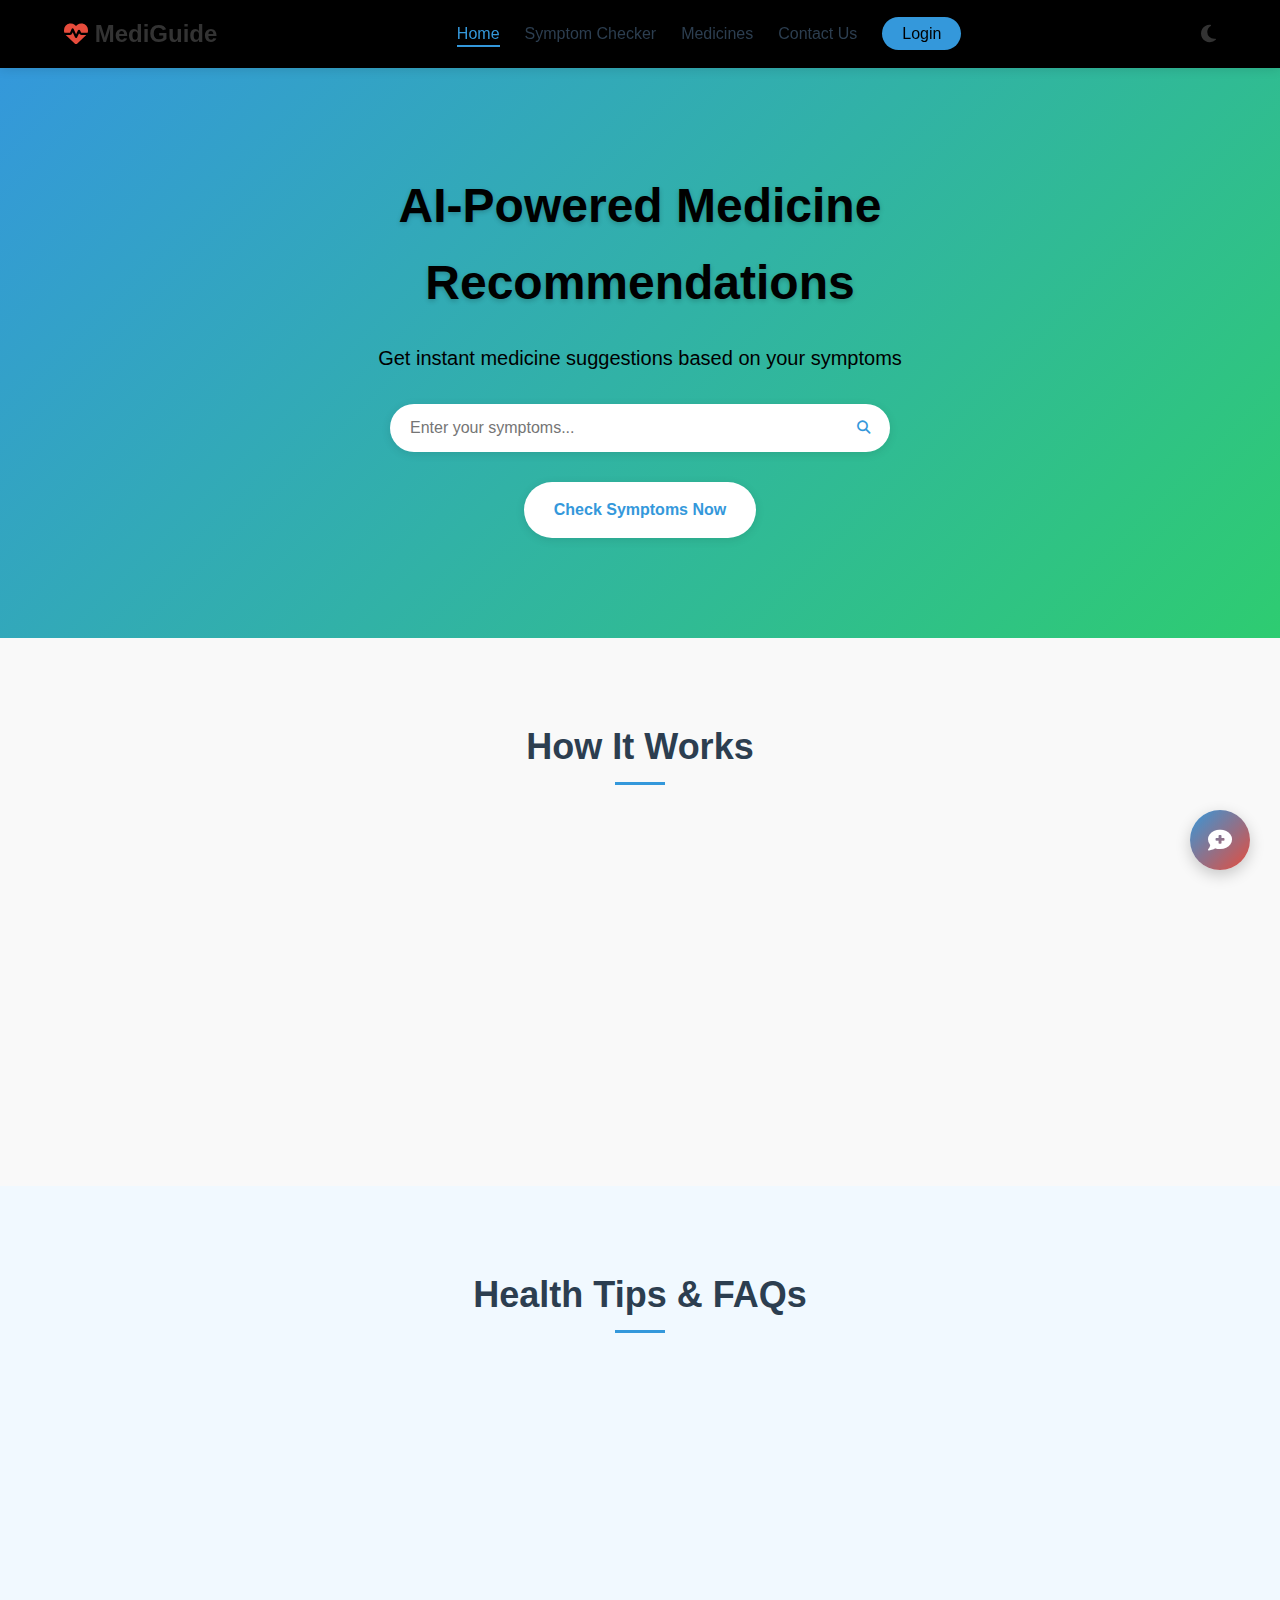
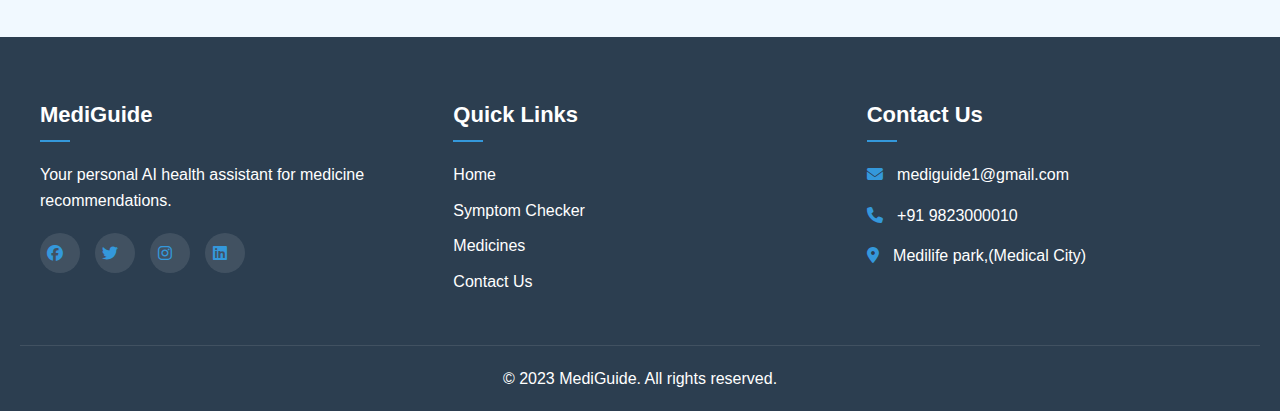
<file: frontend/index.html>
<!DOCTYPE html>
<html lang="en">
<head>
    <meta charset="UTF-8">
    <meta name="viewport" content="width=device-width, initial-scale=1.0">
    <title>MediGuide - Medicine Recommendation System</title>
    <link rel="stylesheet" href="css/style.css">
    <link rel="stylesheet" href="https://cdnjs.cloudflare.com/ajax/libs/font-awesome/6.2.0/css/all.min.css">
</head>
<body>
    <!-- Header Section -->
    <header> 
        <div class="logo">
            <h1><i class="fas fa-heartbeat"></i> MediGuide</h1>
        </div>
        <nav>
            <ul class="nav-links">
                <li><a href="index.html" class="active">Home</a></li>
                <li><a href="symptom-checker.html">Symptom Checker</a></li>
                <li><a href="medicines.html">Medicines</a></li>
                <li><a href="contact.html">Contact Us</a></li>
                <li><a href="login.html" class="login-btn">Login</a></li>
            </ul>
            <div class="hamburger">
                <div class="bar"></div>
                <div class="bar"></div>
                <div class="bar"></div>
            </div>
        </nav>
        <div class="theme-toggle">
            <i class="fas fa-moon"></i>
        </div>
    </header>

    <!-- Hero Section -->
    <section class="hero">
        <div class="hero-content">
            <h1>AI-Powered Medicine Recommendations</h1>
            <p>Get instant medicine suggestions based on your symptoms</p>
            <div class="search-container">
                <input type="text" placeholder="Enter your symptoms..." id="home-search">
                <button class="search-btn"><i class="fas fa-search"></i></button>
            </div>
            <a href="symptom-checker.html" class="cta-btn">Check Symptoms Now</a>
        </div>
    </section>

    <!-- Features Section -->
    <section class="features">
        <h2>How It Works</h2>
        <div class="features-container">
            <div class="feature-card">
                <div class="feature-icon">
                    <i class="fas fa-notes-medical"></i>
                </div>
                <h3>Enter Your Symptoms</h3>
                <p>Simply type your symptoms in English or Hinglish</p>
            </div>
            <div class="feature-card">
                <div class="feature-icon">
                    <i class="fas fa-stethoscope"></i>
                </div>
                <h3>Instant Analysis</h3>
                <p>Our AI analyzes your symptoms within seconds</p>
            </div>
            <div class="feature-card">
                <div class="feature-icon">
                    <i class="fas fa-pills"></i>
                </div>
                <h3>Get Recommendations</h3>
                <p>View recommended medicines and precautions</p>
            </div>
            <div class="feature-card">
                <div class="feature-icon">
                    <i class="fas fa-user-md"></i>
                </div>
                <h3>Medical Guidance</h3>
                <p>Receive advice on when to consult a doctor</p>
            </div>
        </div>
    </section>

    <!-- Health Tips Section -->
    <section class="health-tips">
        <h2>Health Tips & FAQs</h2>
        <div class="tips-container">
            <div class="tip-card">
                <h3><i class="fas fa-heart"></i> Stay Hydrated</h3>
                <p>Drink at least 8 glasses of water daily for optimal health.</p>
            </div>
            <div class="tip-card">
                <h3><i class="fas fa-bed"></i> Sleep Well</h3>
                <p>Aim for 7-8 hours of quality sleep every night.</p>
            </div>
            <div class="tip-card">
                <h3><i class="fas fa-walking"></i> Regular Exercise</h3>
                <p>At least 30 minutes of moderate activity daily improves health.</p>
            </div>
            <div class="tip-card">
                <h3><i class="fas fa-apple-alt"></i> Balanced Diet</h3>
                <p>Include plenty of fruits, vegetables, and whole grains.</p>
            </div>
        </div>
    </section>

    <!-- Chatbot Section -->
    <div class="chat-bot">
        <div class="chat-header">
            <h3><i class="fas fa-robot"></i> MediGuide Assistant</h3>
            <span class="close-chat"><i class="fas fa-times"></i></span>
        </div>
        <div class="chat-messages">
            <!-- Messages will be added here dynamically -->
        </div>
        <div class="chat-input">
            <input type="text" placeholder="Type your symptoms or questions here...">
            <button><i class="fas fa-paper-plane"></i></button>
        </div>
    </div>
    <div class="chat-bot-toggle">
        <i class="fas fa-comment-medical"></i>
    </div>

    <!-- Footer Section -->
    <footer>
        <div class="footer-columns">
            <div class="footer-column">
                <h3>MediGuide</h3>
                <p>Your personal AI health assistant for medicine recommendations.</p>
                <div class="social-icons">
                    <a href="#"><i class="fab fa-facebook"></i></a>
                    <a href="#"><i class="fab fa-twitter"></i></a>
                    <a href="#"><i class="fab fa-instagram"></i></a>
                    <a href="#"><i class="fab fa-linkedin"></i></a>
                </div>
            </div>
            <div class="footer-column">
                <h3>Quick Links</h3>
                <ul>
                    <li><a href="index.html">Home</a></li>
                    <li><a href="symptom-checker.html">Symptom Checker</a></li>
                    <li><a href="medicines.html">Medicines</a></li>
                    <li><a href="contact.html">Contact Us</a></li>
                </ul>
            </div>
            <div class="footer-column">
                <h3>Contact Us</h3>
                <p><i class="fas fa-envelope"></i> mediguide1@gmail.com</p>
                <p><i class="fas fa-phone"></i> +91 9823000010</p>
                <p><i class="fas fa-map-marker-alt"></i> Medilife park,(Medical City)</p>
            </div>
        </div>
        <div class="footer-bottom">
            <p>&copy; 2023 MediGuide. All rights reserved.</p>
        </div>
    </footer>

    <script src="js/script.js"></script>
</body>
</html>
</file>
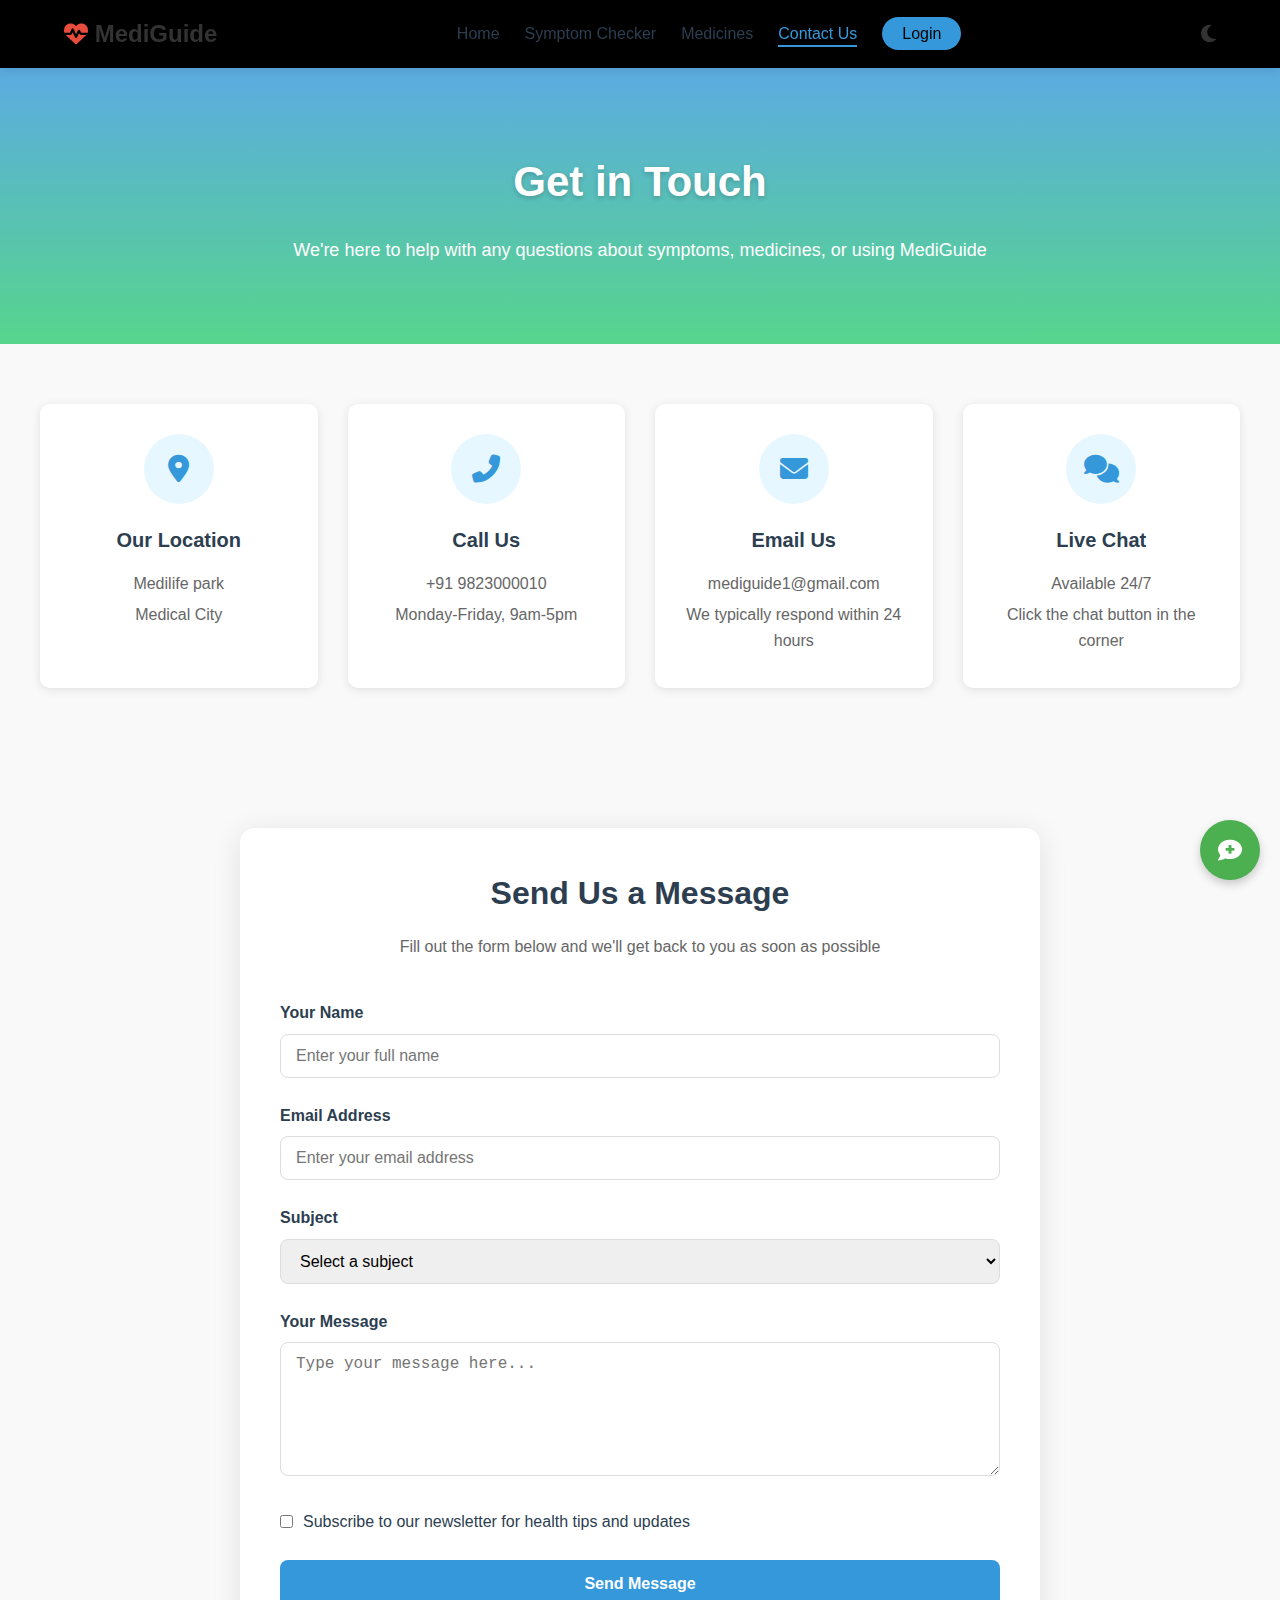
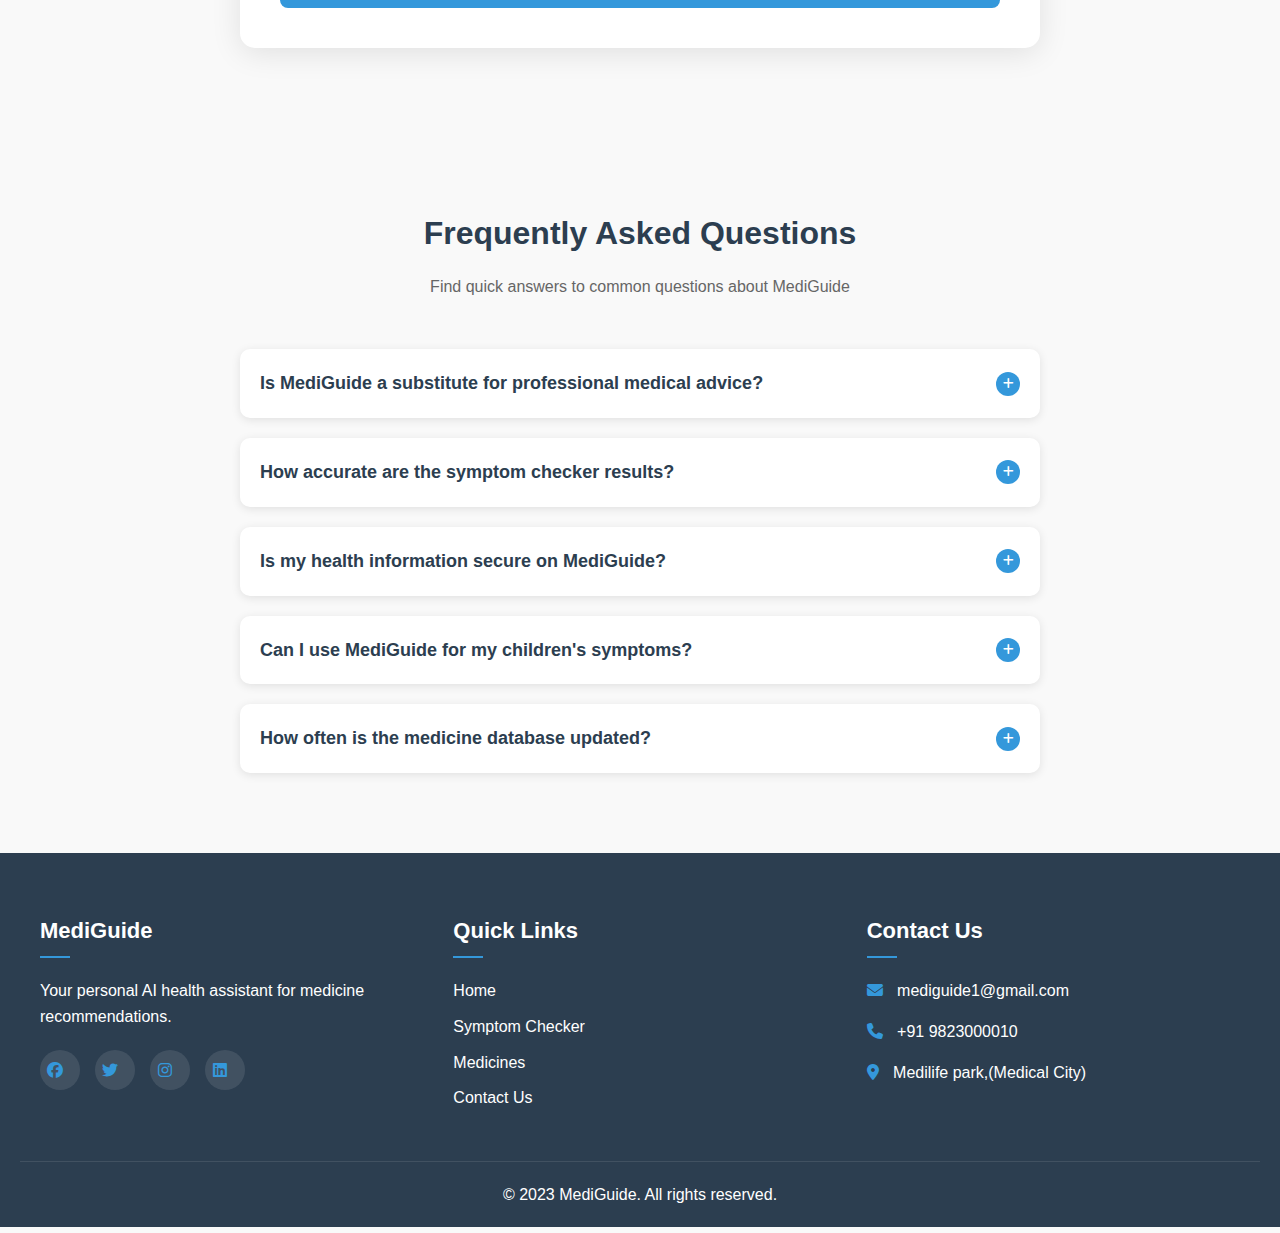
<file: frontend/contact.html>
<!DOCTYPE html>
<html lang="en">
<head>
    <meta charset="UTF-8">
    <meta name="viewport" content="width=device-width, initial-scale=1.0">
    <title>Contact Us - MediGuide</title>
    <link rel="stylesheet" href="css/style.css">
    <link rel="stylesheet" href="css/contact.css">
    <link rel="stylesheet" href="https://cdnjs.cloudflare.com/ajax/libs/font-awesome/6.2.0/css/all.min.css">
</head>
<body>
    <!-- Header Section -->
    <header>
        <div class="logo">
            <h1><i class="fas fa-heartbeat"></i> MediGuide</h1>
        </div>
        <nav>
            <ul class="nav-links">
                <li><a href="index.html">Home</a></li>
                <li><a href="symptom-checker.html">Symptom Checker</a></li>
                <li><a href="medicines.html">Medicines</a></li>
                <li><a href="contact.html" class="active">Contact Us</a></li>
                <li><a href="login.html" class="login-btn">Login</a></li>
            </ul>
            <div class="hamburger">
                <div class="bar"></div>
                <div class="bar"></div>
                <div class="bar"></div>
            </div>
        </nav>
        <div class="theme-toggle">
            <i class="fas fa-moon"></i>
        </div>
    </header>

    <!-- Contact Banner Section -->
    <section class="contact-banner">
        <div class="banner-content">
            <h1>Get in Touch</h1>
            <p>We're here to help with any questions about symptoms, medicines, or using MediGuide</p>
        </div>
    </section>

    <!-- Contact Info Section -->
    <section class="contact-info">
        <div class="info-container">
            <div class="info-card">
                <div class="info-icon">
                    <i class="fas fa-map-marker-alt"></i>
                </div>
                <h3>Our Location</h3>
                <p>Medilife park</p>
                <p>Medical City</p>
            </div>
            
            <div class="info-card">
                <div class="info-icon">
                    <i class="fas fa-phone-alt"></i>
                </div>
                <h3>Call Us</h3>
                <p>+91 9823000010</p>
                <p>Monday-Friday, 9am-5pm</p>
            </div>
            
            <div class="info-card">
                <div class="info-icon">
                    <i class="fas fa-envelope"></i>
                </div>
                <h3>Email Us</h3>
                <p>mediguide1@gmail.com</p>
                <p>We typically respond within 24 hours</p>
            </div>
            
            <div class="info-card">
                <div class="info-icon">
                    <i class="fas fa-comments"></i>
                </div>
                <h3>Live Chat</h3>
                <p>Available 24/7</p>
                <p>Click the chat button in the corner</p>
            </div>
        </div>
    </section>

    <!-- Contact Form Section -->
    <section class="contact-form-section">
        <div class="form-container">
            <div class="form-header">
                <h2>Send Us a Message</h2>
                <p>Fill out the form below and we'll get back to you as soon as possible</p>
            </div>
            
            <form id="contact-form">
                <div class="form-group">
                    <label for="name">Your Name</label>
                    <input type="text" id="name" name="name" placeholder="Enter your full name" required>
                </div>
                
                <div class="form-group">
                    <label for="email">Email Address</label>
                    <input type="email" id="email" name="email" placeholder="Enter your email address" required>
                </div>
                
                <div class="form-group">
                    <label for="subject">Subject</label>
                    <select id="subject" name="subject" required>
                        <option value="" disabled selected>Select a subject</option>
                        <option value="general">General Inquiry</option>
                        <option value="symptoms">Symptom Inquiry</option>
                        <option value="medicines">Medicine Information</option>
                        <option value="feedback">Website Feedback</option>
                        <option value="support">Technical Support</option>
                    </select>
                </div>
                
                <div class="form-group">
                    <label for="message">Your Message</label>
                    <textarea id="message" name="message" rows="6" placeholder="Type your message here..." required></textarea>
                </div>
                
                <div class="form-group checkbox-group">
                    <input type="checkbox" id="newsletter" name="newsletter">
                    <label for="newsletter">Subscribe to our newsletter for health tips and updates</label>
                </div>
                
                <button type="submit" class="submit-btn">Send Message</button>
            </form>
        </div>
    </section>

    <!-- FAQ Section -->
    <section class="faq-section">
        <div class="faq-container">
            <div class="faq-header">
                <h2>Frequently Asked Questions</h2>
                <p>Find quick answers to common questions about MediGuide</p>
            </div>
            
            <div class="faq-list">
                <div class="faq-item">
                    <div class="faq-question">
                        <h3>Is MediGuide a substitute for professional medical advice?</h3>
                        <span class="toggle-icon"><i class="fas fa-plus"></i></span>
                    </div>
                    <div class="faq-answer">
                        <p>No, MediGuide is not a substitute for professional medical advice, diagnosis, or treatment. Always seek the advice of your physician or other qualified health provider with any questions you may have regarding a medical condition.</p>
                    </div>
                </div>
                
                <div class="faq-item">
                    <div class="faq-question">
                        <h3>How accurate are the symptom checker results?</h3>
                        <span class="toggle-icon"><i class="fas fa-plus"></i></span>
                    </div>
                    <div class="faq-answer">
                        <p>Our symptom checker uses advanced algorithms to provide the most accurate recommendations possible based on the symptoms you enter. However, it's important to note that the results are for informational purposes only and should not be considered a definitive diagnosis.</p>
                    </div>
                </div>
                
                <div class="faq-item">
                    <div class="faq-question">
                        <h3>Is my health information secure on MediGuide?</h3>
                        <span class="toggle-icon"><i class="fas fa-plus"></i></span>
                    </div>
                    <div class="faq-answer">
                        <p>Yes, we take data privacy very seriously. All personal health information is encrypted and stored securely. We comply with all relevant data protection regulations and never share your information with third parties without your explicit consent.</p>
                    </div>
                </div>
                
                <div class="faq-item">
                    <div class="faq-question">
                        <h3>Can I use MediGuide for my children's symptoms?</h3>
                        <span class="toggle-icon"><i class="fas fa-plus"></i></span>
                    </div>
                    <div class="faq-answer">
                        <p>MediGuide can be used to check symptoms for people of all ages, including children. However, children's health concerns often require special attention, so we always recommend consulting with a pediatrician for any health issues related to children.</p>
                    </div>
                </div>
                
                <div class="faq-item">
                    <div class="faq-question">
                        <h3>How often is the medicine database updated?</h3>
                        <span class="toggle-icon"><i class="fas fa-plus"></i></span>
                    </div>
                    <div class="faq-answer">
                        <p>Our medicine database is updated monthly to ensure that the information provided is current and accurate. We work with healthcare professionals to maintain the quality and relevance of our medicine information.</p>
                    </div>
                </div>
            </div>
        </div>
    </section>

    <!-- Chat Bot -->
    <div class="chat-bot" id="chat-bot">
        <div class="chat-header">
            <h3><i class="fas fa-robot"></i> MediBot Assistant</h3>
            <span class="close-chat" id="close-chat">&times;</span>
        </div>
        <div class="chat-messages" id="chat-messages">
            <div class="message bot-message">
                <p>Hello! I'm MediBot, your health assistant. How can I help you today?</p>
            </div>
        </div>
        <div class="chat-input">
            <input type="text" id="chat-input-field" placeholder="Type your question here...">
            <button id="send-chat"><i class="fas fa-paper-plane"></i></button>
        </div>
    </div>

    <div class="chat-bot-toggle" id="chat-bot-toggle">
        <i class="fas fa-comment-medical"></i>
    </div>

    <!-- Footer Section -->
    <footer>
        <div class="footer-columns">
            <div class="footer-column">
                <h3>MediGuide</h3>
                <p>Your personal AI health assistant for medicine recommendations.</p>
                <div class="social-icons">
                    <a href="#"><i class="fab fa-facebook"></i></a>
                    <a href="#"><i class="fab fa-twitter"></i></a>
                    <a href="#"><i class="fab fa-instagram"></i></a>
                    <a href="#"><i class="fab fa-linkedin"></i></a>
                </div>
            </div>
            <div class="footer-column">
                <h3>Quick Links</h3>
                <ul>
                    <li><a href="index.html">Home</a></li>
                    <li><a href="symptom-checker.html">Symptom Checker</a></li>
                    <li><a href="medicines.html">Medicines</a></li>
                    <li><a href="contact.html">Contact Us</a></li>
                </ul>
            </div>
            <div class="footer-column">
                <h3>Contact Us</h3>
                <p><i class="fas fa-envelope"></i> mediguide1@gmail.com</p>
                <p><i class="fas fa-phone"></i> +91 9823000010</p>
                <p><i class="fas fa-map-marker-alt"></i> Medilife park,(Medical City)</p>
            </div>
        </div>
        <div class="footer-bottom">
            <p>&copy; 2023 MediGuide. All rights reserved.</p>
        </div>
    </footer>

    <script src="js/script.js"></script>
    <script src="js/contact.js"></script>
</body>
</html>
</file>
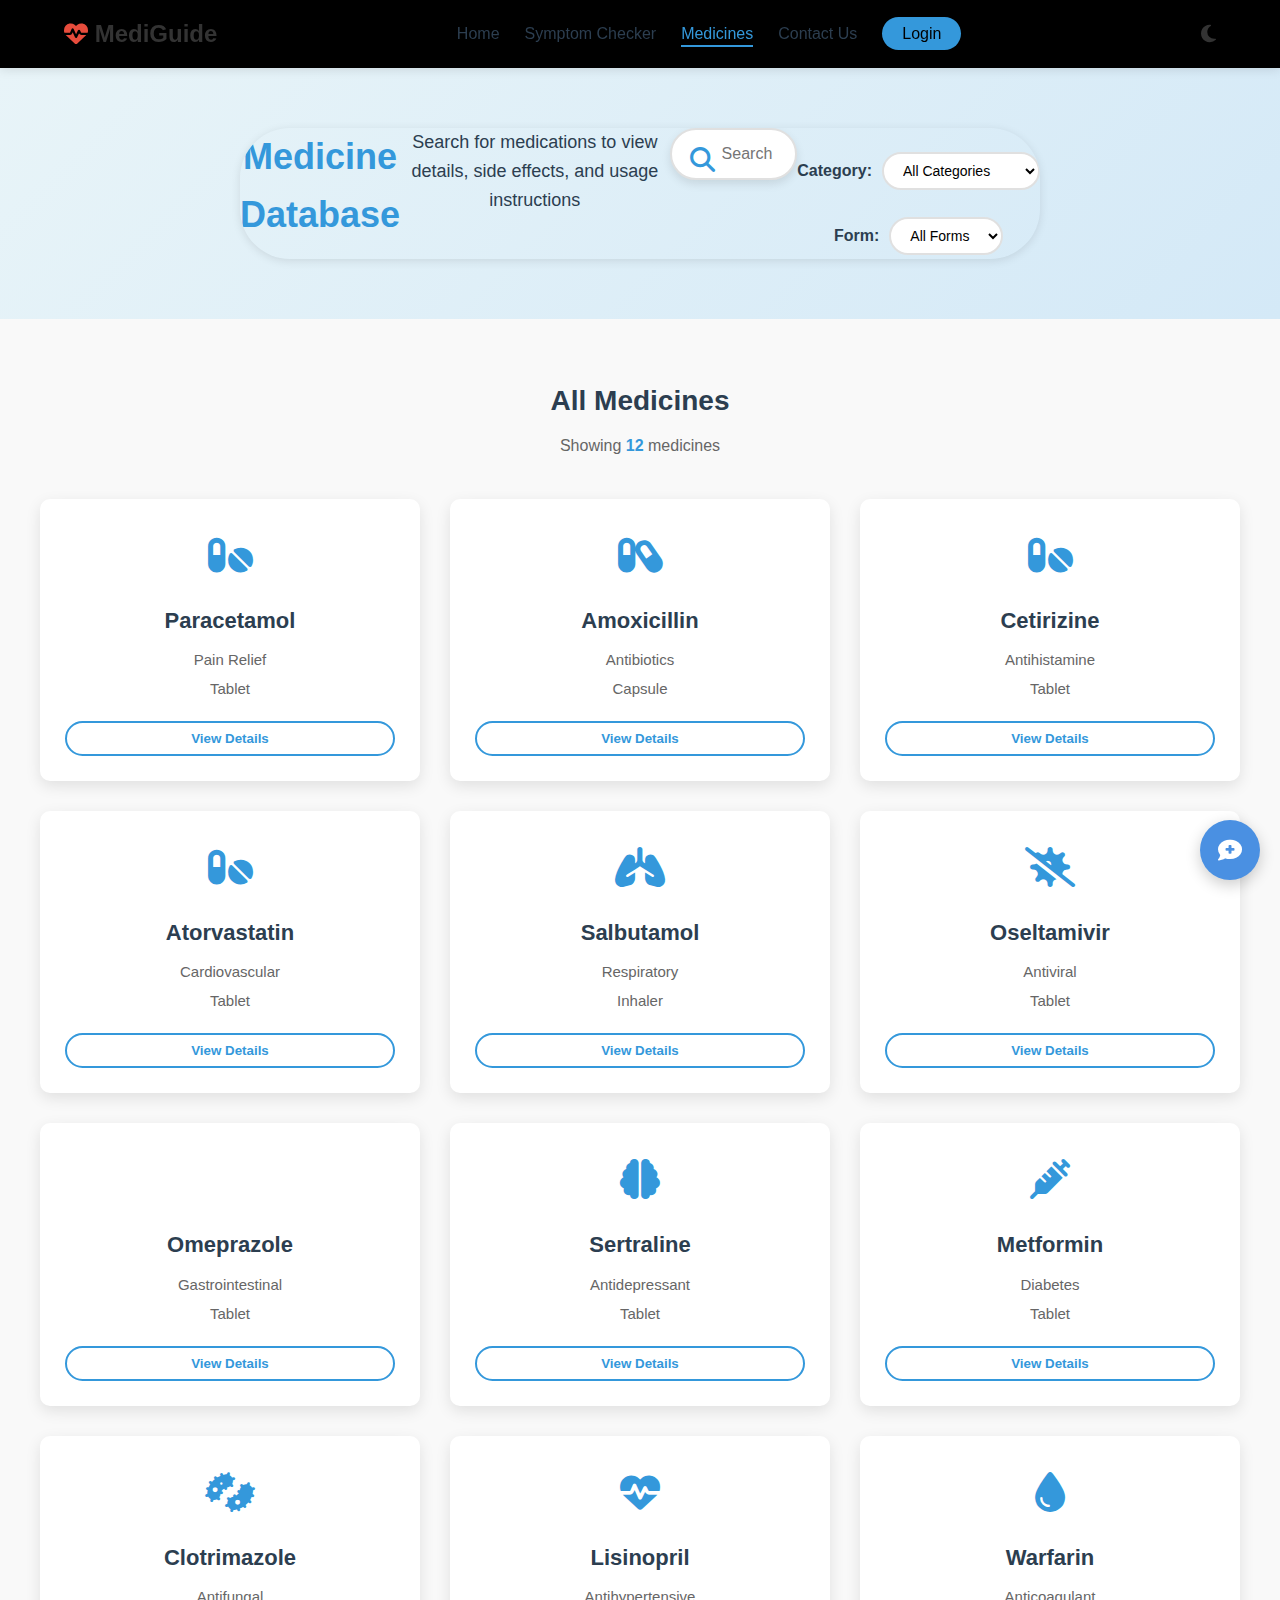
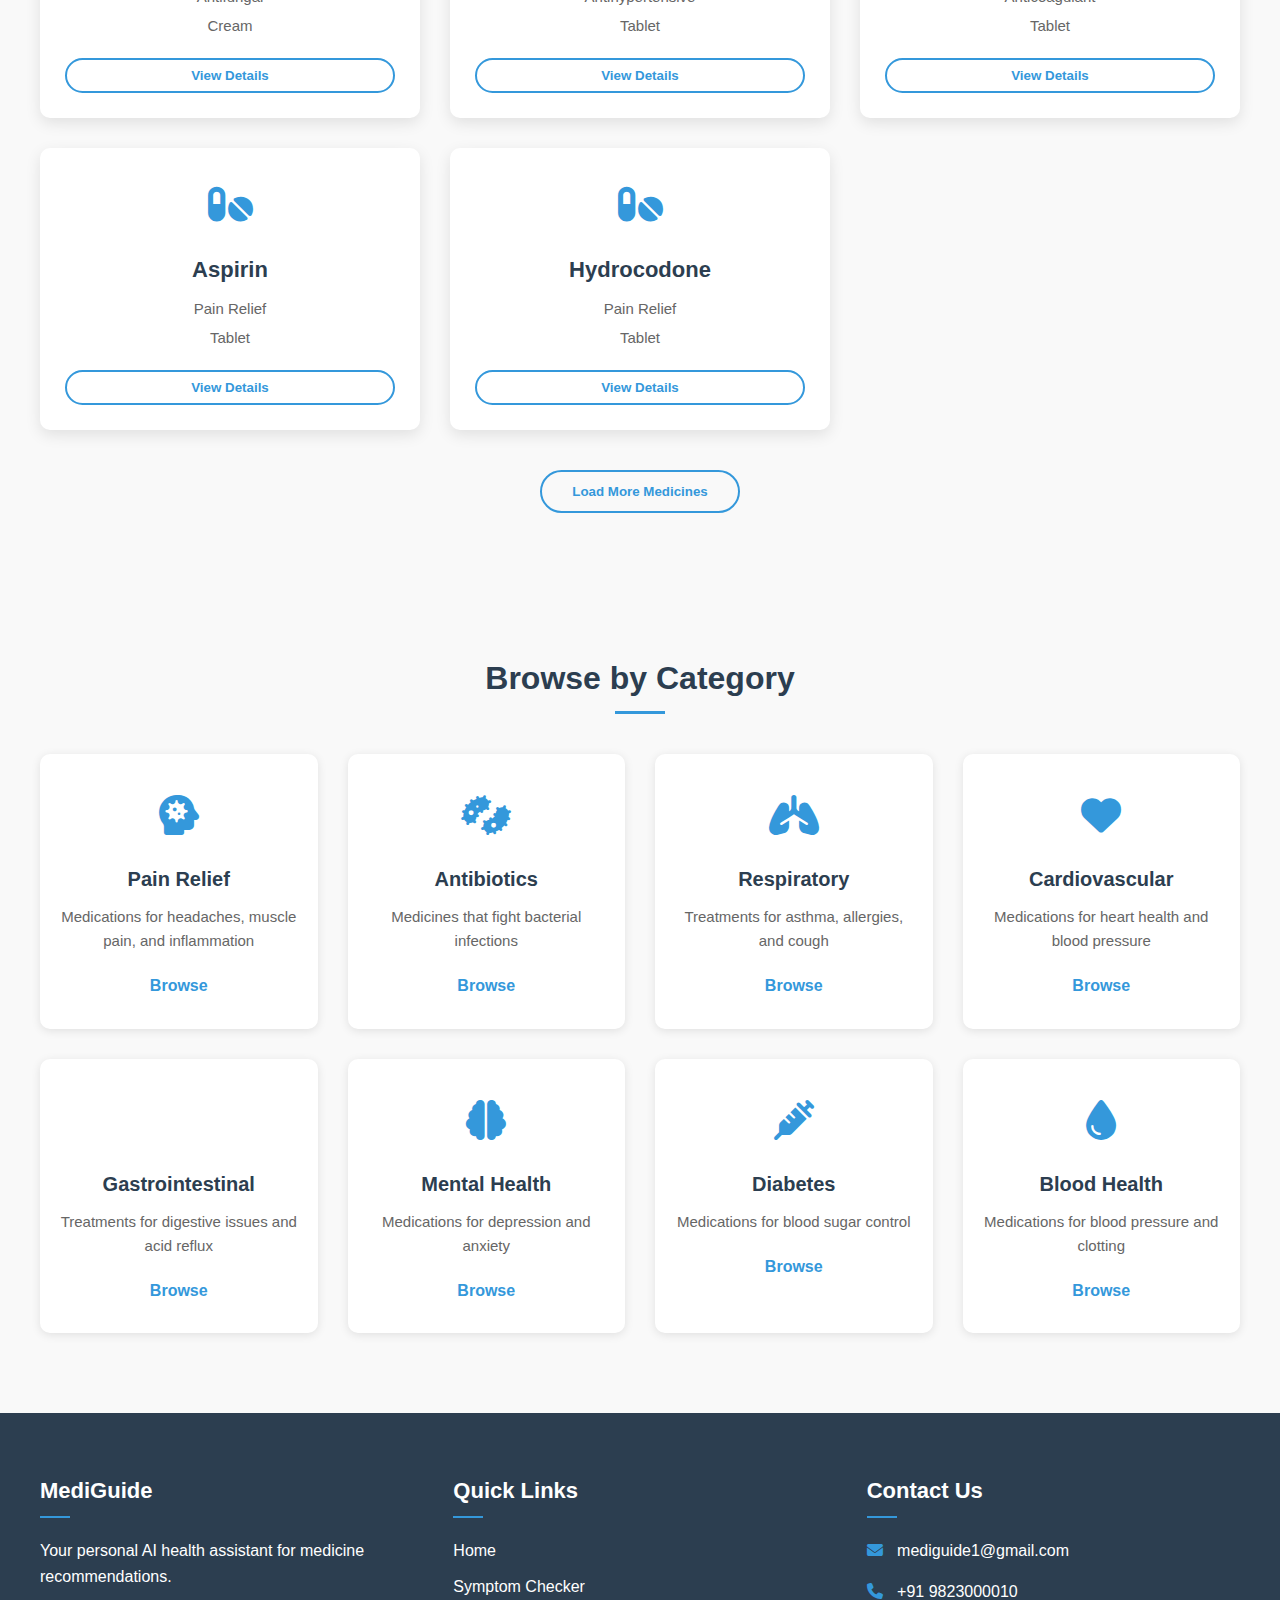
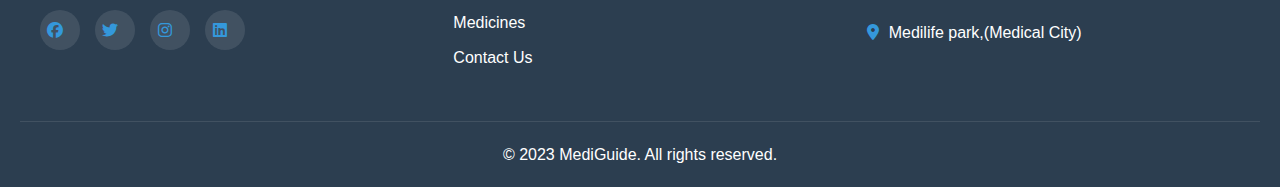
<file: frontend/medicines.html>
<!DOCTYPE html>
<html lang="en">
<head>
    <meta charset="UTF-8">
    <meta name="viewport" content="width=device-width, initial-scale=1.0">
    <title>Medicine Details - MediGuide</title>
    <link rel="stylesheet" href="css/style.css">
    <link rel="stylesheet" href="css/medicines.css">
    <link rel="stylesheet" href="css/chatbot.css">
    <link rel="stylesheet" href="https://cdnjs.cloudflare.com/ajax/libs/font-awesome/6.2.0/css/all.min.css">
</head>
<body>
    <!-- Header Section -->
    <header>
        <div class="logo">
            <h1><i class="fas fa-heartbeat"></i> MediGuide</h1>
        </div>
        <nav>
            <ul class="nav-links">
                <li><a href="index.html">Home</a></li>
                <li><a href="symptom-checker.html">Symptom Checker</a></li>
                <li><a href="medicines.html" class="active">Medicines</a></li>
                <li><a href="contact.html">Contact Us</a></li>
                <li><a href="login.html" class="login-btn">Login</a></li>
            </ul>
            <div class="hamburger">
                <div class="bar"></div>
                <div class="bar"></div>
                <div class="bar"></div>
            </div>
        </nav>
        <div class="theme-toggle">
            <i class="fas fa-moon"></i>
        </div>
    </header>

    <!-- Medicine Search Section -->
    <section class="medicine-search">
        <div class="search-container">
            <h1>Medicine Database</h1>
            <p>Search for medications to view details, side effects, and usage instructions</p>
            
            <div class="medicine-search-bar">
                <i class="fas fa-search"></i>
                <input type="text" id="medicine-search" placeholder="Search for a medicine (e.g., Paracetamol, Ibuprofen)">
            </div>
            
            <div class="filter-options">
                <div class="filter">
                    <label for="medicine-category">Category:</label>
                    <select id="medicine-category">
                        <option value="all">All Categories</option>
                        <option value="pain-relief">Pain Relief</option>
                        <option value="antibiotics">Antibiotics</option>
                        <option value="antiviral">Antiviral</option>
                        <option value="antihistamine">Antihistamine</option>
                        <option value="cardiovascular">Cardiovascular</option>
                        <option value="respiratory">Respiratory</option>
                        <option value="gastrointestinal">Gastrointestinal</option>
                        <option value="antidepressant">Antidepressant</option>
                        <option value="diabetes">Diabetes</option>
                        <option value="antifungal">Antifungal</option>
                        <option value="antihypertensive">Antihypertensive</option>
                        <option value="anticoagulant">Anticoagulant</option>
                    </select>
                </div>
                
                <div class="filter">
                    <label for="medicine-form">Form:</label>
                    <select id="medicine-form">
                        <option value="all">All Forms</option>
                        <option value="tablet">Tablet</option>
                        <option value="capsule">Capsule</option>
                        <option value="liquid">Liquid</option>
                        <option value="injection">Injection</option>
                        <option value="topical">Topical</option>
                    </select>
                </div>
            </div>
        </div>
    </section>

    <!-- Medicine Results Section -->
    <section class="medicine-results">
        <div class="results-header">
            <h2 id="results-title">All Medicines</h2>
            <p id="results-count">Showing <span id="count-number">12</span> medicines</p>
        </div>
        
        <div class="medicine-grid" id="medicine-grid">
            <!-- Medicine cards will be generated by JavaScript -->
            
            <!-- Example Card (will be replaced by dynamic content) -->
            <div class="medicine-card" data-category="pain-relief" data-form="tablet">
                <div class="medicine-icon">
                    <i class="fas fa-pills"></i>
                </div>
                <h3>Paracetamol</h3>
                <p class="medicine-category">Pain Relief</p>
                <p class="medicine-form">Tablet</p>
                <button class="view-details-btn" data-medicine="paracetamol">View Details</button>
            </div>
            
            <div class="medicine-card" data-category="antibiotics" data-form="capsule">
                <div class="medicine-icon">
                    <i class="fas fa-capsules"></i>
                </div>
                <h3>Amoxicillin</h3>
                <p class="medicine-category">Antibiotics</p>
                <p class="medicine-form">Capsule</p>
                <button class="view-details-btn" data-medicine="amoxicillin">View Details</button>
            </div>
            
            <div class="medicine-card" data-category="antihistamine" data-form="tablet">
                <div class="medicine-icon">
                    <i class="fas fa-pills"></i>
                </div>
                <h3>Cetirizine</h3>
                <p class="medicine-category">Antihistamine</p>
                <p class="medicine-form">Tablet</p>
                <button class="view-details-btn" data-medicine="cetirizine">View Details</button>
            </div>
            
            <div class="medicine-card" data-category="cardiovascular" data-form="tablet">
                <div class="medicine-icon">
                    <i class="fas fa-pills"></i>
                </div>
                <h3>Atorvastatin</h3>
                <p class="medicine-category">Cardiovascular</p>
                <p class="medicine-form">Tablet</p>
                <button class="view-details-btn" data-medicine="atorvastatin">View Details</button>
            </div>

            <!-- New Medicine Cards -->
            <div class="medicine-card" data-category="respiratory" data-form="inhaler">
                <div class="medicine-icon">
                    <i class="fas fa-lungs"></i>
                </div>
                <h3>Salbutamol</h3>
                <p class="medicine-category">Respiratory</p>
                <p class="medicine-form">Inhaler</p>
                <button class="view-details-btn" data-medicine="salbutamol">View Details</button>
            </div>

            <div class="medicine-card" data-category="antiviral" data-form="tablet">
                <div class="medicine-icon">
                    <i class="fas fa-virus-slash"></i>
                </div>
                <h3>Oseltamivir</h3>
                <p class="medicine-category">Antiviral</p>
                <p class="medicine-form">Tablet</p>
                <button class="view-details-btn" data-medicine="oseltamivir">View Details</button>
            </div>

            <div class="medicine-card" data-category="gastrointestinal" data-form="tablet">
                <div class="medicine-icon">
                    <i class="fas fa-stomach"></i>
                </div>
                <h3>Omeprazole</h3>
                <p class="medicine-category">Gastrointestinal</p>
                <p class="medicine-form">Tablet</p>
                <button class="view-details-btn" data-medicine="omeprazole">View Details</button>
            </div>

            <div class="medicine-card" data-category="antidepressant" data-form="tablet">
                <div class="medicine-icon">
                    <i class="fas fa-brain"></i>
                </div>
                <h3>Sertraline</h3>
                <p class="medicine-category">Antidepressant</p>
                <p class="medicine-form">Tablet</p>
                <button class="view-details-btn" data-medicine="sertraline">View Details</button>
            </div>

            <div class="medicine-card" data-category="diabetes" data-form="tablet">
                <div class="medicine-icon">
                    <i class="fas fa-syringe"></i>
                </div>
                <h3>Metformin</h3>
                <p class="medicine-category">Diabetes</p>
                <p class="medicine-form">Tablet</p>
                <button class="view-details-btn" data-medicine="metformin">View Details</button>
            </div>

            <div class="medicine-card" data-category="antifungal" data-form="cream">
                <div class="medicine-icon">
                    <i class="fas fa-bacteria"></i>
                </div>
                <h3>Clotrimazole</h3>
                <p class="medicine-category">Antifungal</p>
                <p class="medicine-form">Cream</p>
                <button class="view-details-btn" data-medicine="clotrimazole">View Details</button>
            </div>

            <div class="medicine-card" data-category="antihypertensive" data-form="tablet">
                <div class="medicine-icon">
                    <i class="fas fa-heartbeat"></i>
                </div>
                <h3>Lisinopril</h3>
                <p class="medicine-category">Antihypertensive</p>
                <p class="medicine-form">Tablet</p>
                <button class="view-details-btn" data-medicine="lisinopril">View Details</button>
            </div>

            <div class="medicine-card" data-category="anticoagulant" data-form="tablet">
                <div class="medicine-icon">
                    <i class="fas fa-tint"></i>
                </div>
                <h3>Warfarin</h3>
                <p class="medicine-category">Anticoagulant</p>
                <p class="medicine-form">Tablet</p>
                <button class="view-details-btn" data-medicine="warfarin">View Details</button>
            </div>

            <div class="medicine-card" data-category="pain-relief" data-form="tablet">
                <div class="medicine-icon">
                    <i class="fas fa-pills"></i>
                </div>
                <h3>Aspirin</h3>
                <p class="medicine-category">Pain Relief</p>
                <p class="medicine-form">Tablet</p>
                <button class="view-details-btn" data-medicine="aspirin">View Details</button>
            </div>

            <div class="medicine-card" data-category="pain-relief" data-form="tablet">
                <div class="medicine-icon">
                    <i class="fas fa-pills"></i>
                </div>
                <h3>Hydrocodone</h3>
                <p class="medicine-category">Pain Relief</p>
                <p class="medicine-form">Tablet</p>
                <button class="view-details-btn" data-medicine="hydrocodone">View Details</button>
            </div>
        </div>
        
        <div class="load-more">
            <button id="load-more-btn">Load More Medicines</button>
        </div>
    </section>

    <!-- Medicine Details Modal -->
    <div class="medicine-modal" id="medicine-modal">
        <div class="modal-content">
            <span class="close-modal">&times;</span>
            
            <div class="modal-header">
                <div class="modal-icon">
                    <i class="fas fa-pills"></i>
                </div>
                <div class="modal-title">
                    <h2 id="modal-medicine-name">Medicine Name</h2>
                    <p id="modal-medicine-category">Category</p>
                </div>
            </div>
            
            <div class="modal-body">
                <div class="modal-tabs">
                    <button class="tab-button active" data-tab="overview">Overview</button>
                    <button class="tab-button" data-tab="dosage">Dosage</button>
                    <button class="tab-button" data-tab="side-effects">Side Effects</button>
                    <button class="tab-button" data-tab="precautions">Precautions</button>
                    <button class="tab-button" data-tab="alternatives">Alternatives</button>
                </div>
                
                <div class="tab-content" id="overview">
                    <h3>About this medicine</h3>
                    <p id="modal-overview">Medicine overview information will appear here.</p>
                    
                    <div class="medicine-info-grid">
                        <div class="info-item">
                            <span class="info-label">Form:</span>
                            <span id="modal-form">Tablet</span>
                        </div>
                        <div class="info-item">
                            <span class="info-label">Prescription:</span>
                            <span id="modal-prescription">Required</span>
                        </div>
                        <div class="info-item">
                            <span class="info-label">Drug Class:</span>
                            <span id="modal-drug-class">Analgesic</span>
                        </div>
                        <div class="info-item">
                            <span class="info-label">Storage:</span>
                            <span id="modal-storage">Room temperature</span>
                        </div>
                    </div>
                </div>
                
                <div class="tab-content" id="dosage">
                    <h3>Recommended Dosage</h3>
                    <div id="modal-dosage">
                        <div class="dosage-group">
                            <h4>Adults</h4>
                            <p>Dosage information for adults will appear here.</p>
                        </div>
                        <div class="dosage-group">
                            <h4>Children</h4>
                            <p>Dosage information for children will appear here.</p>
                        </div>
                        <div class="dosage-group">
                            <h4>Elderly</h4>
                            <p>Dosage information for the elderly will appear here.</p>
                        </div>
                    </div>
                </div>
                
                <div class="tab-content" id="side-effects">
                    <h3>Possible Side Effects</h3>
                    <div id="modal-side-effects">
                        <div class="side-effects-group">
                            <h4>Common (1% to 10%)</h4>
                            <ul>
                                <li>Common side effects will appear here.</li>
                            </ul>
                        </div>
                        <div class="side-effects-group">
                            <h4>Uncommon (0.1% to 1%)</h4>
                            <ul>
                                <li>Uncommon side effects will appear here.</li>
                            </ul>
                        </div>
                        <div class="side-effects-group">
                            <h4>Rare (less than 0.1%)</h4>
                            <ul>
                                <li>Rare side effects will appear here.</li>
                            </ul>
                        </div>
                    </div>
                </div>
                
                <div class="tab-content" id="precautions">
                    <h3>Precautions & Warnings</h3>
                    <div id="modal-precautions">
                        <div class="precautions-group">
                            <h4>Who should not take this medicine</h4>
                            <ul>
                                <li>Contraindications will appear here.</li>
                            </ul>
                        </div>
                        <div class="precautions-group">
                            <h4>Interactions with other medicines</h4>
                            <ul>
                                <li>Interaction information will appear here.</li>
                            </ul>
                        </div>
                        <div class="precautions-group">
                            <h4>Special populations</h4>
                            <ul>
                                <li>Information for special populations will appear here.</li>
                            </ul>
                        </div>
                    </div>
                </div>
                
                <div class="tab-content" id="alternatives">
                    <h3>Alternative Medicines</h3>
                    <div id="modal-alternatives">
                        <div class="alternatives-list">
                            <div class="alternative-item">
                                <div class="alt-icon"><i class="fas fa-pills"></i></div>
                                <div class="alt-info">
                                    <h4>Alternative Medicine 1</h4>
                                    <p>Information about alternative 1.</p>
                                </div>
                            </div>
                            <div class="alternative-item">
                                <div class="alt-icon"><i class="fas fa-pills"></i></div>
                                <div class="alt-info">
                                    <h4>Alternative Medicine 2</h4>
                                    <p>Information about alternative 2.</p>
                                </div>
                            </div>
                        </div>
                    </div>
                </div>
            </div>
            
            <div class="modal-footer">
                <button id="save-medicine" class="save-medicine-btn">
                    <i class="fas fa-bookmark"></i> Save to Favorites
                </button>
                <button id="print-medicine" class="print-medicine-btn">
                    <i class="fas fa-print"></i> Print Information
                </button>
            </div>
        </div>
    </div>

    <!-- Popular Categories Section -->
    <section class="popular-categories">
        <h2>Browse by Category</h2>
        <div class="category-container">
            <div class="category-card">
                <div class="category-icon">
                    <i class="fas fa-head-side-virus"></i>
                </div>
                <h3>Pain Relief</h3>
                <p>Medications for headaches, muscle pain, and inflammation</p>
                <a href="#" class="category-link" data-category="pain-relief">Browse</a>
            </div>
            
            <div class="category-card">
                <div class="category-icon">
                    <i class="fas fa-bacteria"></i>
                </div>
                <h3>Antibiotics</h3>
                <p>Medicines that fight bacterial infections</p>
                <a href="#" class="category-link" data-category="antibiotics">Browse</a>
            </div>
            
            <div class="category-card">
                <div class="category-icon">
                    <i class="fas fa-lungs"></i>
                </div>
                <h3>Respiratory</h3>
                <p>Treatments for asthma, allergies, and cough</p>
                <a href="#" class="category-link" data-category="respiratory">Browse</a>
            </div>
            
            <div class="category-card">
                <div class="category-icon">
                    <i class="fas fa-heart"></i>
                </div>
                <h3>Cardiovascular</h3>
                <p>Medications for heart health and blood pressure</p>
                <a href="#" class="category-link" data-category="cardiovascular">Browse</a>
            </div>

            <div class="category-card">
                <div class="category-icon">
                    <i class="fas fa-stomach"></i>
                </div>
                <h3>Gastrointestinal</h3>
                <p>Treatments for digestive issues and acid reflux</p>
                <a href="#" class="category-link" data-category="gastrointestinal">Browse</a>
            </div>

            <div class="category-card">
                <div class="category-icon">
                    <i class="fas fa-brain"></i>
                </div>
                <h3>Mental Health</h3>
                <p>Medications for depression and anxiety</p>
                <a href="#" class="category-link" data-category="antidepressant">Browse</a>
            </div>

            <div class="category-card">
                <div class="category-icon">
                    <i class="fas fa-syringe"></i>
                </div>
                <h3>Diabetes</h3>
                <p>Medications for blood sugar control</p>
                <a href="#" class="category-link" data-category="diabetes">Browse</a>
            </div>

            <div class="category-card">
                <div class="category-icon">
                    <i class="fas fa-tint"></i>
                </div>
                <h3>Blood Health</h3>
                <p>Medications for blood pressure and clotting</p>
                <a href="#" class="category-link" data-category="antihypertensive">Browse</a>
            </div>
        </div>
    </section>

    <!-- Footer Section -->
    <footer>
        <div class="footer-columns">
            <div class="footer-column">
                <h3>MediGuide</h3>
                <p>Your personal AI health assistant for medicine recommendations.</p>
                <div class="social-icons">
                    <a href="#"><i class="fab fa-facebook"></i></a>
                    <a href="#"><i class="fab fa-twitter"></i></a>
                    <a href="#"><i class="fab fa-instagram"></i></a>
                    <a href="#"><i class="fab fa-linkedin"></i></a>
                </div>
            </div>
            <div class="footer-column">
                <h3>Quick Links</h3>
                <ul>
                    <li><a href="index.html">Home</a></li>
                    <li><a href="symptom-checker.html">Symptom Checker</a></li>
                    <li><a href="medicines.html">Medicines</a></li>
                    <li><a href="contact.html">Contact Us</a></li>
                </ul>
            </div>
            <div class="footer-column">
                <h3>Contact Us</h3>
                <p><i class="fas fa-envelope"></i> mediguide1@gmail.com</p>
                <p><i class="fas fa-phone"></i> +91 9823000010</p>
                <p><i class="fas fa-map-marker-alt"></i>Medilife park,(Medical City)</p>
            </div>
        </div>
        <div class="footer-bottom">
            <p>&copy; 2023 MediGuide. All rights reserved.</p>
        </div>
    </footer>

    <script src="js/script.js"></script>
    <script src="js/medicines.js"></script>
    
    <!-- Chatbot Interface -->
    <div class="chat-bot">
        <div class="chat-header">
            <h3>MediGuide Assistant</h3>
            <button class="close-chat"><i class="fas fa-times"></i></button>
        </div>
        <div class="chat-messages">
            <!-- Messages will be added here dynamically -->
        </div>
        <div class="chat-input">
            <button class="upload-btn"><i class="fas fa-paperclip"></i></button>
            <input type="text" placeholder="Type your message...">
            <button class="voice-input-btn"><i class="fas fa-microphone"></i></button>
            <button class="send-btn"><i class="fas fa-paper-plane"></i></button>
        </div>
    </div>
    <button class="chat-bot-toggle">
        <i class="fas fa-comment-medical"></i>
    </button>
</body>
</html>
</file>
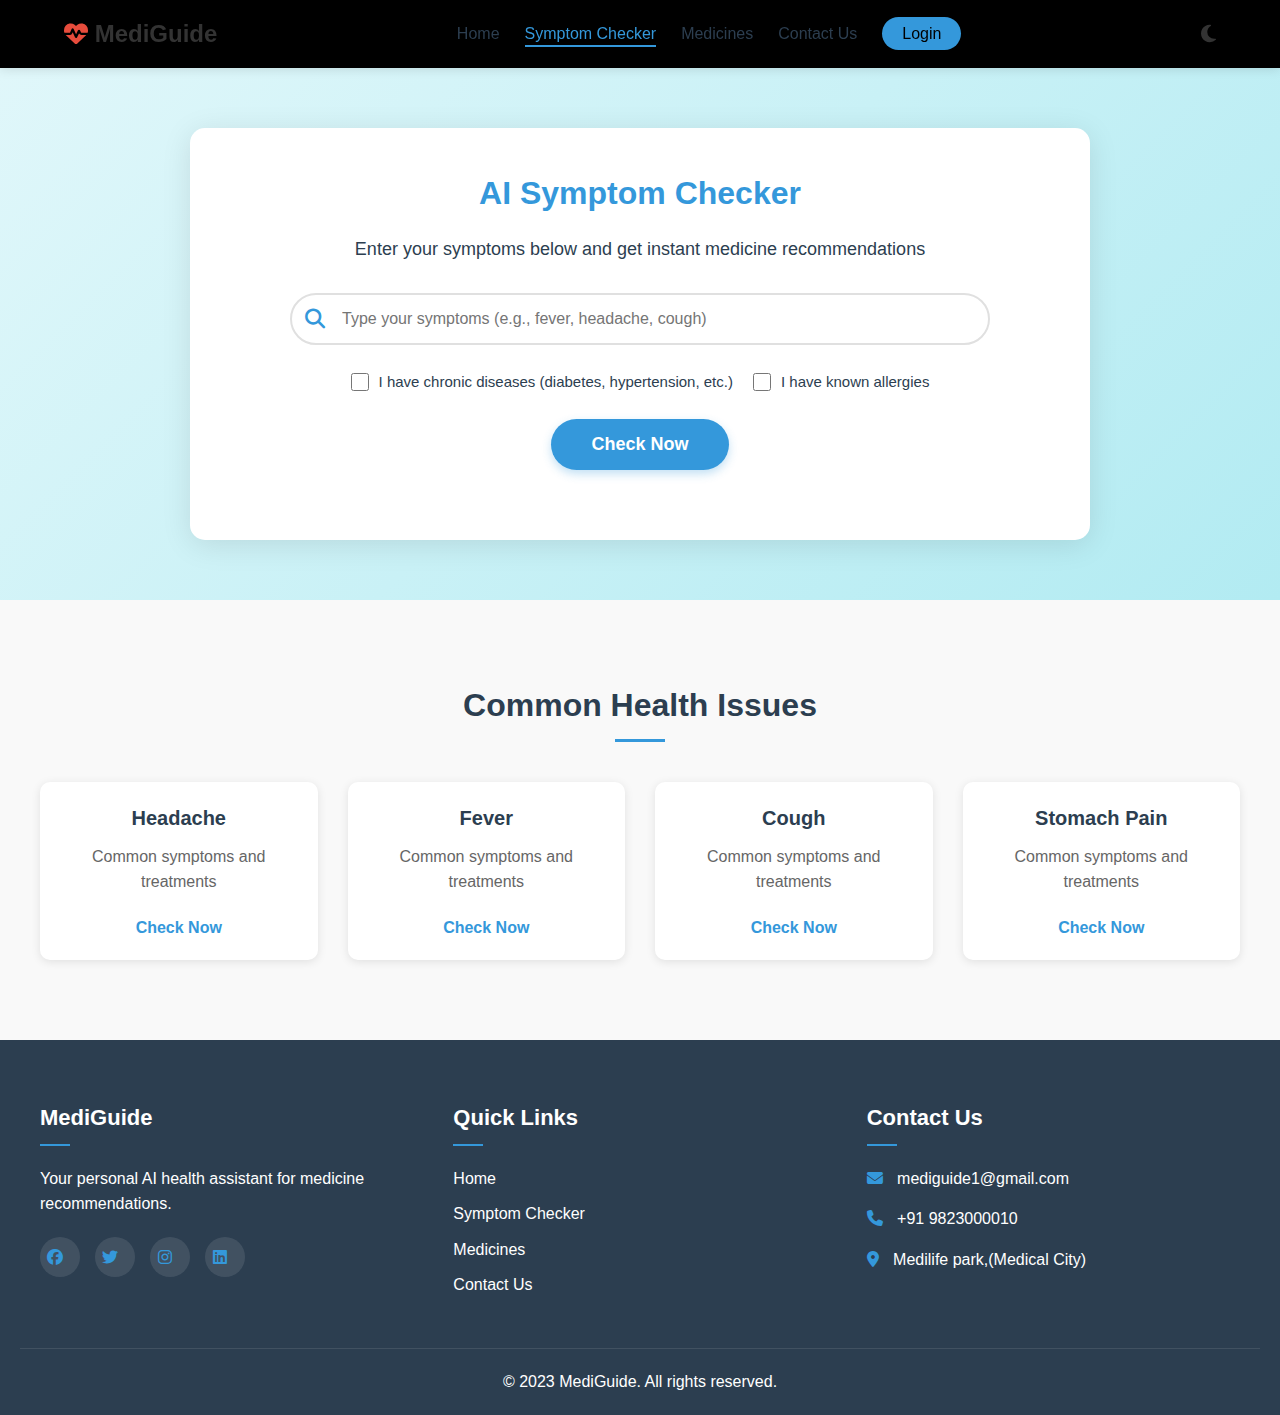
<file: frontend/symptom-checker.html>
<!DOCTYPE html>
<html lang="en">
<head>
    <meta charset="UTF-8">
    <meta name="viewport" content="width=device-width, initial-scale=1.0">
    <title>Symptom Checker - MediGuide</title>
    <link rel="stylesheet" href="css/style.css">
    <link rel="stylesheet" href="css/symptom-checker.css">
    <link rel="stylesheet" href="https://cdnjs.cloudflare.com/ajax/libs/font-awesome/6.2.0/css/all.min.css">
</head>
<body>
    <!-- Header Section -->
    <header>
        <div class="logo">
            <h1><i class="fas fa-heartbeat"></i> MediGuide</h1>
        </div>
        <nav>
            <ul class="nav-links">
                <li><a href="index.html">Home</a></li>
                <li><a href="symptom-checker.html" class="active">Symptom Checker</a></li>
                <li><a href="medicines.html">Medicines</a></li>
                <li><a href="contact.html">Contact Us</a></li>
                <li><a href="login.html" class="login-btn">Login</a></li>
            </ul>
            <div class="hamburger">
                <div class="bar"></div>
                <div class="bar"></div>
                <div class="bar"></div>
            </div>
        </nav>
        <div class="theme-toggle">
            <i class="fas fa-moon"></i>
        </div>
    </header>

    <!-- Symptom Checker Section -->
    <section class="symptom-checker">
        <div class="checker-container">
            <h1>AI Symptom Checker</h1>
            <p>Enter your symptoms below and get instant medicine recommendations</p>
            
            <form id="symptom-form">
                <div class="input-container">
                    <i class="fas fa-search"></i>
                    <input type="text" id="symptoms-input" placeholder="Type your symptoms (e.g., fever, headache, cough)">
                    <div class="suggestions-container" id="suggestions-container"></div>
                </div>
                
                <div class="additional-options">
                    <div class="option">
                        <label>
                            <input type="checkbox" id="chronic-diseases">
                            I have chronic diseases (diabetes, hypertension, etc.)
                        </label>
                    </div>
                    <div class="option">
                        <label>
                            <input type="checkbox" id="allergies">
                            I have known allergies
                        </label>
                    </div>
                </div>
                
                <button type="submit" class="check-btn">Check Now</button>
            </form>
            
            <div class="loader" id="loader">
                <div class="spinner"></div>
                <p>Analyzing your symptoms...</p>
            </div>
            
            <div class="results" id="results">
                <div class="result-header">
                    <h2>Analysis Results</h2>
                    <p>Based on your symptoms, our AI suggests:</p>
                </div>
                
                <div class="result-cards">
                    <div class="result-card">
                        <div class="card-header">
                            <i class="fas fa-virus"></i>
                            <h3>Possible Condition</h3>
                        </div>
                        <div class="card-content" id="condition-result">
                            <!-- Content will be inserted via JavaScript -->
                        </div>
                    </div>
                    
                    <div class="result-card">
                        <div class="card-header">
                            <i class="fas fa-pills"></i>
                            <h3>Recommended Medicines</h3>
                        </div>
                        <div class="card-content" id="medicines-result">
                            <!-- Content will be inserted via JavaScript -->
                        </div>
                    </div>
                    
                    <div class="result-card">
                        <div class="card-header">
                            <i class="fas fa-shield-alt"></i>
                            <h3>Precautions</h3>
                        </div>
                        <div class="card-content" id="precautions-result">
                            <!-- Content will be inserted via JavaScript -->
                        </div>
                    </div>
                    
                    <div class="result-card">
                        <div class="card-header">
                            <i class="fas fa-leaf"></i>
                            <h3>Alternative Remedies</h3>
                        </div>
                        <div class="card-content" id="alternative-result">
                            <!-- Content will be inserted via JavaScript -->
                        </div>
                    </div>
                </div>
                
                <div class="doctor-advice">
                    <i class="fas fa-user-md"></i>
                    <p><strong>Important:</strong> This is not a medical diagnosis. If symptoms persist or worsen, please consult a healthcare professional immediately.</p>
                </div>
                
                <button class="save-btn" id="save-results">
                    <i class="fas fa-save"></i> Save Results
                </button>
                
                <button class="share-btn" id="share-results">
                    <i class="fas fa-share-alt"></i> Share Results
                </button>
            </div>
        </div>
    </section>

    <!-- Common Health Issues Section -->
    <section class="common-issues">
        <h2>Common Health Issues</h2>
        <div class="issues-container">
            <div class="issue-card" data-symptom="headache, pain in head">
                <!-- <img src="headache.jpeg" alt="Headache"> -->
                <h3>Headache</h3>
                <p>Common symptoms and treatments</p>
                <a href="#" class="issue-link">Check Now</a>
            </div>
            
            <div class="issue-card" data-symptom="fever, high temperature">
                <!-- <img src="fever2.jpg" alt="Fever"> -->
                <h3>Fever</h3>
                <p>Common symptoms and treatments</p>
                <a href="#" class="issue-link">Check Now</a>
            </div>
            
            <div class="issue-card" data-symptom="cough, throat irritation">
                <!-- <img src="cough.png" alt="Cough"> -->
                <h3>Cough</h3>
                <p>Common symptoms and treatments</p>
                <a href="#" class="issue-link">Check Now</a>
            </div>
            
            <div class="issue-card" data-symptom="stomach pain, nausea">
                <!-- <img src="stomach.webp" alt="Stomach Pain"> -->
                <h3>Stomach Pain</h3>
                <p>Common symptoms and treatments</p>
                <a href="#" class="issue-link">Check Now</a>
            </div>
        </div>
    </section>

    <!-- Footer Section -->
    <footer>
        <div class="footer-columns">
            <div class="footer-column">
                <h3>MediGuide</h3>
                <p>Your personal AI health assistant for medicine recommendations.</p>
                <div class="social-icons">
                    <a href="#"><i class="fab fa-facebook"></i></a>
                    <a href="#"><i class="fab fa-twitter"></i></a>
                    <a href="#"><i class="fab fa-instagram"></i></a>
                    <a href="#"><i class="fab fa-linkedin"></i></a>
                </div>
            </div>
            <div class="footer-column">
                <h3>Quick Links</h3>
                <ul>
                    <li><a href="index.html">Home</a></li>
                    <li><a href="symptom-checker.html">Symptom Checker</a></li>
                    <li><a href="medicines.html">Medicines</a></li>
                    <li><a href="contact.html">Contact Us</a></li>
                </ul>
            </div>
            <div class="footer-column">
                <h3>Contact Us</h3>
                <p><i class="fas fa-envelope"></i> mediguide1@gmail.com</p>
                <p><i class="fas fa-phone"></i> +91 9823000010</p>
                <p><i class="fas fa-map-marker-alt"></i> Medilife park,(Medical City)</p>
            </div>
        </div>
        <div class="footer-bottom">
            <p>&copy; 2023 MediGuide. All rights reserved.</p>
        </div>
    </footer>

    <script src="js/script.js"></script>
    <script src="js/symptom-checker.js"></script>
</body>
</html>
</file>
<file: frontend/css/style.css>
/* Global Styles */
:root {
    --primary-color: #3498db;
    --secondary-color: #2ecc71;
    --accent-color: #e74c3c;
    --dark-color: #2c3e50;
    --light-color: #ecf0f1;
    --text-color: #333;
    --shadow: 0 2px 10px rgba(0, 0, 0, 0.1);
    --transition: all 0.3s ease;
}

* {
    margin: 0;
    padding: 0;
    box-sizing: border-box;
}

body {
    font-family: 'Segoe UI', Tahoma, Geneva, Verdana, sans-serif;
    line-height: 1.6;
    color: var(--text-color);
    background-color: #f9f9f9;
    overflow-x: hidden;
}

a {
    text-decoration: none;
    color: inherit;
}

ul {
    list-style: none;
}

.container {
    max-width: 1200px;
    margin: 0 auto;
    padding: 0 20px;
}

/* Header Styles */
header {
    display: flex;
    justify-content: space-between;
    align-items: center;
    padding: 15px 5%;
    background-color: rgb(0, 0, 0);
    box-shadow: var(--shadow);
    position: sticky;
    top: 0;
    z-index: 1000;
}

.logo {
    display: flex;
    align-items: center;
    gap: 10px;
}

.logo-img {
    width: 40px;
    height: 40px;
    object-fit: contain;
}

.logo h1 {
    font-size: 24px;
    color: #333;
    margin: 0;
}

.logo i {
    color: var(--accent-color);
}

.nav-links {
    display: flex;
    align-items: center;
    gap: 25px;
}

.nav-links li a {
    color: var(--dark-color);
    font-weight: 500;
    position: relative;
    transition: var(--transition);
}

.nav-links li a:hover,
.nav-links li a.active {
    color: var(--primary-color);
}

.nav-links li a.active::after {
    content: '';
    position: absolute;
    bottom: -5px;
    left: 0;
    width: 100%;
    height: 2px;
    background-color: var(--primary-color);
}

.login-btn {
    background-color: var(--primary-color);
    color: rgb(0, 0, 0) !important;
    padding: 8px 20px;
    border-radius: 50px;
    transition: var(--transition);
}

.login-btn:hover {
    background-color: var(--dark-color);
    transform: translateY(-2px);
}

.hamburger {
    display: none;
    cursor: pointer;
}

.bar {
    width: 25px;
    height: 3px;
    margin: 5px 0;
    background-color: var(--dark-color);
    transition: var(--transition);
}

.theme-toggle {
    cursor: pointer;
    font-size: 20px;
    transition: var(--transition);
}

.theme-toggle:hover {
    transform: rotate(30deg);
}

/* Hero Section */
.hero {
    background: linear-gradient(135deg, var(--primary-color), var(--secondary-color));
    color: rgb(0, 0, 0);
    text-align: center;
    padding: 100px 20px;
    position: relative;
}

.hero::before {
    content: '';
    position: absolute;
    top: 0;
    left: 0;
    width: 100%;
    height: 100%;
    background-image: url('https://pixabay.com/illustrations/dna-biology-medicine-gene-163466/');
    background-size: cover;
    background-position: center;
    opacity: 0.1;
    z-index: 0;
}

.hero-content {
    position: relative;
    z-index: 1;
    max-width: 700px;
    margin: 0 auto;
}

.hero h1 {
    font-size: 48px;
    margin-bottom: 20px;
    text-shadow: 0 2px 5px rgba(0, 0, 0, 0.2);
}

.hero p {
    font-size: 20px;
    margin-bottom: 30px;
}

.search-container {
    display: flex;
    max-width: 500px;
    margin: 0 auto 30px;
    box-shadow: var(--shadow);
    border-radius: 50px;
    overflow: hidden;
}

.search-container input {
    flex: 1;
    padding: 15px 20px;
    border: none;
    outline: none;
    font-size: 16px;
}

.search-btn {
    background-color: white;
    color: var(--primary-color);
    border: none;
    padding: 15px 20px;
    cursor: pointer;
    transition: var(--transition);
}

.search-btn:hover {
    background-color: var(--dark-color);
    color: white;
}

.cta-btn {
    display: inline-block;
    background-color: white;
    color: var(--primary-color);
    padding: 15px 30px;
    border-radius: 50px;
    font-weight: bold;
    box-shadow: var(--shadow);
    transition: var(--transition);
}

.cta-btn:hover {
    transform: translateY(-5px);
    box-shadow: 0 10px 20px rgba(0, 0, 0, 0.1);
}

/* Features Section */
.features {
    padding: 80px 20px;
    text-align: center;
}

.features h2 {
    font-size: 36px;
    margin-bottom: 50px;
    color: var(--dark-color);
    position: relative;
    display: inline-block;
}

.features h2::after {
    content: '';
    position: absolute;
    bottom: -10px;
    left: 50%;
    transform: translateX(-50%);
    width: 50px;
    height: 3px;
    background-color: var(--primary-color);
}

.features-container {
    display: grid;
    grid-template-columns: repeat(auto-fit, minmax(250px, 1fr));
    gap: 30px;
    max-width: 1200px;
    margin: 0 auto;
}

.feature-card {
    background-color: white;
    padding: 30px;
    border-radius: 10px;
    box-shadow: var(--shadow);
    transition: var(--transition);
}

.feature-card:hover {
    transform: translateY(-10px);
    box-shadow: 0 15px 30px rgba(0, 0, 0, 0.1);
}

.feature-icon {
    font-size: 40px;
    color: var(--primary-color);
    margin-bottom: 20px;
}

.feature-card h3 {
    font-size: 22px;
    margin-bottom: 15px;
    color: var(--dark-color);
}

/* Health Tips Section */
.health-tips {
    padding: 80px 20px;
    background-color: #f1f9ff;
    text-align: center;
}

.health-tips h2 {
    font-size: 36px;
    margin-bottom: 50px;
    color: var(--dark-color);
    position: relative;
    display: inline-block;
}

.health-tips h2::after {
    content: '';
    position: absolute;
    bottom: -10px;
    left: 50%;
    transform: translateX(-50%);
    width: 50px;
    height: 3px;
    background-color: var(--primary-color);
}

.tips-container {
    display: grid;
    grid-template-columns: repeat(auto-fit, minmax(250px, 1fr));
    gap: 30px;
    max-width: 1200px;
    margin: 0 auto;
}

.tip-card {
    background-color: white;
    padding: 30px;
    border-radius: 10px;
    box-shadow: var(--shadow);
    transition: var(--transition);
}

.tip-card:hover {
    transform: translateY(-5px);
    box-shadow: 0 10px 20px rgba(0, 0, 0, 0.1);
}

.tip-card h3 {
    color: var(--primary-color);
    margin-bottom: 15px;
    font-size: 20px;
}

.tip-card h3 i {
    margin-right: 10px;
}

/* Footer Styles */
footer {
    background-color: var(--dark-color);
    color: white;
    padding: 60px 20px 20px;
}

.footer-columns {
    display: grid;
    grid-template-columns: repeat(auto-fit, minmax(250px, 1fr));
    gap: 40px;
    max-width: 1200px;
    margin: 0 auto 40px;
}

.footer-column h3 {
    font-size: 22px;
    margin-bottom: 20px;
    position: relative;
    padding-bottom: 10px;
}

.footer-column h3::after {
    content: '';
    position: absolute;
    bottom: 0;
    left: 0;
    width: 30px;
    height: 2px;
    background-color: var(--primary-color);
}

.footer-column p {
    margin-bottom: 15px;
}

.social-icons {
    display: flex;
    gap: 15px;
    margin-top: 20px;
}

.social-icons a {
    display: inline-flex;
    align-items: center;
    justify-content: center;
    width: 40px;
    height: 40px;
    background-color: rgba(255, 255, 255, 0.1);
    border-radius: 50%;
    transition: var(--transition);
}

.social-icons a:hover {
    background-color: var(--primary-color);
    transform: translateY(-5px);
}

.footer-column ul li {
    margin-bottom: 10px;
}

.footer-column ul li a {
    transition: var(--transition);
}

.footer-column ul li a:hover {
    color: var(--primary-color);
    padding-left: 5px;
}

.footer-column i {
    margin-right: 10px;
    color: var(--primary-color);
}

.footer-bottom {
    text-align: center;
    padding-top: 20px;
    border-top: 1px solid rgba(255, 255, 255, 0.1);
}

/* Responsive Styles */
@media (max-width: 768px) {
    .nav-links {
        position: fixed;
        top: 70px;
        left: -100%;
        width: 100%;
        height: calc(100vh - 70px);
        background-color: white;
        flex-direction: column;
        align-items: center;
        justify-content: center;
        transition: var(--transition);
        z-index: 999;
    }
    
    .nav-links.active {
        left: 0;
    }
    
    .hamburger {
        display: block;
    }
    
    .hamburger.active .bar:nth-child(1) {
        transform: translateY(8px) rotate(45deg);
    }
    
    .hamburger.active .bar:nth-child(2) {
        opacity: 0;
    }
    
    .hamburger.active .bar:nth-child(3) {
        transform: translateY(-8px) rotate(-45deg);
    }
    
    .hero h1 {
        font-size: 32px;
    }
    
    .hero p {
        font-size: 18px;
    }
    
    .search-container input,
    .search-btn {
        padding: 12px 15px;
    }
    
    .cta-btn {
        padding: 12px 25px;
    }
    
    .features h2,
    .health-tips h2 {
        font-size: 28px;
    }
}

/* Dark Mode Styles */
body.dark-mode {
    background-color: #1a1a2e;
    color: #f1f1f1;
}

body.dark-mode header {
    background-color: #0f3460;
}

body.dark-mode .logo h1,
body.dark-mode .nav-links li a {
    color: #f1f1f1;
}

body.dark-mode .nav-links li a.active::after {
    background-color: var(--secondary-color);
}

body.dark-mode .bar {
    background-color: #f1f1f1;
}

body.dark-mode .feature-card,
body.dark-mode .tip-card {
    background-color: #0f3460;
    box-shadow: 0 2px 10px rgba(0, 0, 0, 0.3);
}

body.dark-mode .health-tips {
    background-color: #16213e;
}

body.dark-mode .theme-toggle i {
    color: #ffd700;
}

body.dark-mode .features h2,
body.dark-mode .health-tips h2,
body.dark-mode .feature-card h3 {
    color: #f1f1f1;
}

/* Chatbot Styles */
.chat-bot {
    position: fixed;
    bottom: 100px;
    right: 30px;
    width: 350px;
    background-color: white;
    border-radius: 15px;
    box-shadow: 0 5px 30px rgba(0, 0, 0, 0.15);
    overflow: hidden;
    z-index: 1000;
    display: none;
    transition: all 0.3s ease;
}

.chat-header {
    background: linear-gradient(135deg, var(--primary-color), var(--accent-color));
    color: white;
    padding: 15px;
    display: flex;
    justify-content: space-between;
    align-items: center;
}

.chat-header h3 {
    font-size: 16px;
    display: flex;
    align-items: center;
    gap: 10px;
}

.close-chat {
    font-size: 24px;
    cursor: pointer;
    transition: var(--transition);
}

.close-chat:hover {
    transform: rotate(90deg);
}

.chat-messages {
    padding: 20px;
    height: 300px;
    overflow-y: auto;
    background-color: #f8f9fa;
}

.message {
    margin-bottom: 15px;
    max-width: 70%;
    padding: 12px 15px;
    border-radius: 10px;
    font-size: 14px;
    line-height: 1.4;
    position: relative;
    animation: fadeIn 0.3s ease;
}

.message i {
    margin-right: 8px;
}

.bot-message {
    background-color: #e3f2fd;
    border-radius: 10px 10px 10px 0;
    color: var(--dark-color);
}

.user-message {
    background-color: var(--primary-color);
    color: white;
    border-radius: 10px 10px 0 10px;
    margin-left: auto;
}

.message.emergency {
    background-color: #ffebee;
    color: #c62828;
    border-left: 4px solid #c62828;
    animation: pulse 1.5s infinite;
}

.message.error {
    background-color: #fff3e0;
    color: #e65100;
    border-left: 4px solid #e65100;
}

.emergency-contact {
    margin-top: 10px;
    font-weight: bold;
    font-size: 13px;
}

.analysis-header {
    display: flex;
    align-items: center;
    gap: 10px;
    margin-bottom: 10px;
    color: var(--primary-color);
}

.analysis-header h4 {
    margin: 0;
    font-size: 16px;
}

.analysis-content {
    font-size: 14px;
    line-height: 1.5;
}

.chat-input {
    display: flex;
    padding: 10px;
    border-top: 1px solid #eee;
    background-color: white;
}

.chat-input input {
    flex: 1;
    padding: 10px 15px;
    border: 1px solid #ddd;
    border-radius: 25px;
    font-size: 14px;
    transition: var(--transition);
}

.chat-input input:focus {
    outline: none;
    border-color: var(--primary-color);
    box-shadow: 0 0 0 2px rgba(26, 115, 232, 0.1);
}

.chat-input button {
    background-color: var(--primary-color);
    color: white;
    border: none;
    border-radius: 50%;
    width: 40px;
    height: 40px;
    margin-left: 10px;
    cursor: pointer;
    transition: var(--transition);
    display: flex;
    align-items: center;
    justify-content: center;
}

.chat-input button:hover {
    background-color: var(--accent-color);
    transform: scale(1.1);
}

.chat-bot-toggle {
    position: fixed;
    bottom: 30px;
    right: 30px;
    background: linear-gradient(135deg, var(--primary-color), var(--accent-color));
    color: white;
    width: 60px;
    height: 60px;
    border-radius: 50%;
    display: flex;
    align-items: center;
    justify-content: center;
    font-size: 24px;
    cursor: pointer;
    box-shadow: 0 5px 15px rgba(0, 0, 0, 0.2);
    z-index: 999;
    transition: var(--transition);
}

.chat-bot-toggle:hover {
    transform: scale(1.1);
}

/* Dark Mode Chatbot Styles */
body.dark-mode .chat-bot {
    background-color: #1a1a2e;
    box-shadow: 0 5px 30px rgba(0, 0, 0, 0.3);
}

body.dark-mode .chat-messages {
    background-color: #0f3460;
}

body.dark-mode .bot-message {
    background-color: #162447;
    color: #f1f1f1;
}

body.dark-mode .chat-input {
    background-color: #1a1a2e;
    border-top-color: #213e66;
}

body.dark-mode .chat-input input {
    background-color: #0f3460;
    border-color: #213e66;
    color: #f1f1f1;
}

/* Responsive Chatbot Styles */
@media (max-width: 768px) {
    .chat-bot {
        width: calc(100% - 40px);
        right: 20px;
        bottom: 80px;
    }
    
    .chat-bot-toggle {
        right: 20px;
    }
}

/* Loading Animation */
.fa-spinner {
    animation: spin 1s linear infinite;
}

@keyframes spin {
    0% { transform: rotate(0deg); }
    100% { transform: rotate(360deg); }
}

@keyframes pulse {
    0% { transform: scale(1); }
    50% { transform: scale(1.02); }
    100% { transform: scale(1); }
}

@keyframes fadeIn {
    from { opacity: 0; transform: translateY(10px); }
    to { opacity: 1; transform: translateY(0); }
}
</file>
<file: frontend/css/contact.css>
/* Contact Page Specific Styles */

/* Contact Banner Section */
.contact-banner {
    background: linear-gradient(rgba(52, 152, 219, 0.8), rgba(46, 204, 113, 0.8)), url('https://cdn.pixabay.com/photo/2017/08/01/01/33/beaker-2562543_960_720.jpg');
    background-size: cover;
    background-position: center;
    color: white;
    text-align: center;
    padding: 80px 20px;
}

.banner-content {
    max-width: 800px;
    margin: 0 auto;
}

.contact-banner h1 {
    font-size: 42px;
    margin-bottom: 20px;
    text-shadow: 0 2px 5px rgba(0, 0, 0, 0.2);
}

.contact-banner p {
    font-size: 18px;
    line-height: 1.6;
}

/* Contact Info Section */
.contact-info {
    padding: 60px 20px;
    background-color: #f9f9f9;
}

.info-container {
    display: grid;
    grid-template-columns: repeat(auto-fit, minmax(250px, 1fr));
    gap: 30px;
    max-width: 1200px;
    margin: 0 auto;
}

.info-card {
    background-color: white;
    padding: 30px;
    border-radius: 10px;
    box-shadow: var(--shadow);
    text-align: center;
    transition: var(--transition);
}

.info-card:hover {
    transform: translateY(-10px);
    box-shadow: 0 15px 30px rgba(0, 0, 0, 0.1);
}

.info-icon {
    width: 70px;
    height: 70px;
    background-color: #e6f7ff;
    color: var(--primary-color);
    font-size: 28px;
    border-radius: 50%;
    display: flex;
    align-items: center;
    justify-content: center;
    margin: 0 auto 20px;
}

.info-card h3 {
    color: var(--dark-color);
    font-size: 20px;
    margin-bottom: 15px;
}

.info-card p {
    color: #666;
    margin-bottom: 5px;
}

/* Contact Form Section */
.contact-form-section {
    padding: 80px 20px;
}

.form-container {
    max-width: 800px;
    margin: 0 auto;
    background-color: white;
    border-radius: 15px;
    box-shadow: 0 5px 30px rgba(0, 0, 0, 0.1);
    padding: 40px;
}

.form-header {
    text-align: center;
    margin-bottom: 40px;
}

.form-header h2 {
    color: var(--dark-color);
    font-size: 32px;
    margin-bottom: 15px;
}

.form-header p {
    color: #666;
    font-size: 16px;
}

.form-group {
    margin-bottom: 25px;
}

.form-group label {
    display: block;
    margin-bottom: 8px;
    font-weight: 600;
    color: var(--dark-color);
}

.form-group input,
.form-group select,
.form-group textarea {
    width: 100%;
    padding: 12px 15px;
    border: 1px solid #ddd;
    border-radius: 8px;
    font-size: 16px;
    transition: var(--transition);
}

.form-group input:focus,
.form-group select:focus,
.form-group textarea:focus {
    border-color: var(--primary-color);
    box-shadow: 0 0 0 3px rgba(52, 152, 219, 0.2);
    outline: none;
}

.checkbox-group {
    display: flex;
    align-items: center;
}

.checkbox-group input {
    width: auto;
    margin-right: 10px;
}

.checkbox-group label {
    margin-bottom: 0;
    font-weight: normal;
}

.submit-btn {
    background-color: var(--primary-color);
    color: white;
    border: none;
    padding: 15px 30px;
    border-radius: 8px;
    font-size: 16px;
    font-weight: 600;
    cursor: pointer;
    transition: var(--transition);
    display: block;
    width: 100%;
}

.submit-btn:hover {
    background-color: #2980b9;
    transform: translateY(-2px);
}

/* FAQ Section */
.faq-section {
    padding: 80px 20px;
    background-color: #f9f9f9;
}

.faq-container {
    max-width: 800px;
    margin: 0 auto;
}

.faq-header {
    text-align: center;
    margin-bottom: 50px;
}

.faq-header h2 {
    color: var(--dark-color);
    font-size: 32px;
    margin-bottom: 15px;
}

.faq-header p {
    color: #666;
    font-size: 16px;
}

.faq-list {
    display: flex;
    flex-direction: column;
    gap: 20px;
}

.faq-item {
    background-color: white;
    border-radius: 10px;
    box-shadow: var(--shadow);
    overflow: hidden;
}

.faq-question {
    padding: 20px;
    display: flex;
    justify-content: space-between;
    align-items: center;
    cursor: pointer;
    transition: var(--transition);
}

.faq-question h3 {
    color: var(--dark-color);
    font-size: 18px;
    font-weight: 600;
}

.toggle-icon {
    background-color: var(--primary-color);
    color: white;
    width: 24px;
    height: 24px;
    border-radius: 50%;
    display: flex;
    align-items: center;
    justify-content: center;
    font-size: 12px;
    transition: var(--transition);
}

.faq-question:hover {
    background-color: #f5f9ff;
}

.faq-answer {
    padding: 0 20px;
    max-height: 0;
    overflow: hidden;
    transition: max-height 0.3s ease, padding 0.3s ease;
}

.faq-item.active .faq-answer {
    padding: 0 20px 20px;
    max-height: 1000px;
}

.faq-item.active .toggle-icon {
    transform: rotate(45deg);
}

/* Chat Bot Styles */
.chat-bot {
    position: fixed;
    bottom: 20px;
    right: 20px;
    width: 350px;
    height: 500px;
    background: #fff;
    border-radius: 10px;
    box-shadow: 0 4px 20px rgba(0, 0, 0, 0.1);
    display: none;
    flex-direction: column;
    z-index: 1000;
}

.chat-header {
    padding: 15px;
    background: #4CAF50;
    color: white;
    border-radius: 10px 10px 0 0;
    display: flex;
    justify-content: space-between;
    align-items: center;
}

.close-chat {
    cursor: pointer;
    font-size: 20px;
}

.chat-messages {
    flex: 1;
    padding: 15px;
    overflow-y: auto;
}

.message {
    margin-bottom: 15px;
    max-width: 80%;
    padding: 10px 15px;
    border-radius: 15px;
}

.bot-message {
    background: #f1f1f1;
    margin-right: auto;
}

.user-message {
    background: #4CAF50;
    color: white;
    margin-left: auto;
}

.chat-input {
    padding: 15px;
    border-top: 1px solid #eee;
    display: flex;
    gap: 10px;
}

.chat-input input {
    flex: 1;
    padding: 10px;
    border: 1px solid #ddd;
    border-radius: 20px;
    outline: none;
}

.chat-input button {
    background: #4CAF50;
    color: white;
    border: none;
    padding: 10px 15px;
    border-radius: 20px;
    cursor: pointer;
}

.chat-bot-toggle {
    position: fixed;
    bottom: 20px;
    right: 20px;
    background: #4CAF50;
    color: white;
    width: 60px;
    height: 60px;
    border-radius: 50%;
    display: flex;
    align-items: center;
    justify-content: center;
    cursor: pointer;
    box-shadow: 0 4px 10px rgba(0, 0, 0, 0.2);
    z-index: 1000;
}

.chat-bot-toggle i {
    font-size: 24px;
}

/* Form Success Message */
.form-success {
    text-align: center;
    padding: 30px;
    background: #f8f9fa;
    border-radius: 10px;
    margin-top: 20px;
}

.form-success i {
    font-size: 48px;
    color: #4CAF50;
    margin-bottom: 20px;
}

.form-success h3 {
    color: #333;
    margin-bottom: 10px;
}

.form-success p {
    color: #666;
}

/* Form Validation Styles */
.invalid {
    border-color: #ff4444 !important;
}

/* Dark Mode Styles */
body.dark-mode .contact-info,
body.dark-mode .faq-section {
    background-color: #121212;
}

body.dark-mode .form-container,
body.dark-mode .info-card,
body.dark-mode .faq-item,
body.dark-mode .chat-bot {
    background-color: #1a1a2e;
    box-shadow: 0 5px 30px rgba(0, 0, 0, 0.3);
}

body.dark-mode .info-icon {
    background-color: #213e66;
}

body.dark-mode .form-header h2,
body.dark-mode .form-group label,
body.dark-mode .faq-header h2,
body.dark-mode .faq-question h3,
body.dark-mode .info-card h3 {
    color: #f1f1f1;
}

body.dark-mode .form-header p,
body.dark-mode .faq-header p,
body.dark-mode .info-card p,
body.dark-mode .faq-answer p {
    color: #ccc;
}

body.dark-mode .form-group input,
body.dark-mode .form-group select,
body.dark-mode .form-group textarea,
body.dark-mode .chat-input input {
    background-color: #0f3460;
    border-color: #213e66;
    color: #f1f1f1;
}

body.dark-mode .faq-question:hover {
    background-color: #162447;
}

body.dark-mode .bot-message {
    background-color: #0f3460;
    color: #f1f1f1;
}

/* Responsive Styles */
@media (max-width: 768px) {
    .contact-banner h1 {
        font-size: 32px;
    }
    
    .form-container {
        padding: 30px 20px;
    }
    
    .chat-bot {
        width: 90%;
        height: 400px;
        right: 5%;
    }
    
    .chat-bot-toggle {
        width: 50px;
        height: 50px;
    }
    
    .chat-bot-toggle i {
        font-size: 20px;
    }
}
</file>
<file: frontend/css/medicines.css>
/* Medicines Page Specific Styles */

/* Medicine Search Section */
.medicine-search {
    padding: 60px 20px;
    background: linear-gradient(135deg, #e8f4f8, #d4e9f7);
    text-align: center;
}

.medicine-search .search-container {
    max-width: 800px;
    margin: 0 auto;
}

.medicine-search h1 {
    color: var(--primary-color);
    font-size: 36px;
    margin-bottom: 15px;
}

.medicine-search p {
    color: var(--dark-color);
    font-size: 18px;
    margin-bottom: 30px;
}

.medicine-search-bar {
    position: relative;
    max-width: 600px;
    margin: 0 auto 25px;
}

.medicine-search-bar i {
    position: absolute;
    left: 20px;
    top: 30%;
    transform: translateY(-50%);
    color: var(--primary-color);
    font-size: 25px;
}

#medicine-search {
    width: 100%;
    padding: 15px 20px 15px 50px;
    border: 2px solid #e0e0e0;
    border-radius: 50px;
    font-size: 16px;
    box-shadow: 0 4px 10px rgba(0, 0, 0, 0.1);
    transition: var(--transition);
}

#medicine-search:focus {
    border-color: var(--primary-color);
    box-shadow: 0 4px 15px rgba(52, 152, 219, 0.2);
    outline: none;
}

.filter-options {
    display: flex;
    flex-wrap: wrap;
    justify-content: center;
    gap: 20px;
    margin-top: 20px;
}

.filter {
    display: flex;
    align-items: center;
}

.filter label {
    margin-right: 10px;
    font-weight: 600;
    color: var(--dark-color);
}

.filter select {
    padding: 8px 15px;
    border: 2px solid #e0e0e0;
    border-radius: 25px;
    background-color: white;
    font-size: 14px;
    cursor: pointer;
    transition: var(--transition);
}

.filter select:focus {
    border-color: var(--primary-color);
    outline: none;
}

/* Medicine Results Section */
.medicine-results {
    padding: 60px 20px;
}

.results-header {
    text-align: center;
    margin-bottom: 40px;
}

.results-header h2 {
    color: var(--dark-color);
    font-size: 28px;
    margin-bottom: 10px;
}

.results-header p {
    color: #666;
    font-size: 16px;
}

#count-number {
    font-weight: 600;
    color: var(--primary-color);
}

.medicine-grid {
    display: grid;
    grid-template-columns: repeat(auto-fill, minmax(280px, 1fr));
    gap: 30px;
    max-width: 1200px;
    margin: 0 auto 40px;
}

.medicine-card {
    background-color: white;
    border-radius: 10px;
    box-shadow: 0 5px 15px rgba(0, 0, 0, 0.1);
    padding: 25px;
    text-align: center;
    transition: var(--transition);
    display: flex;
    flex-direction: column;
    justify-content: space-between;
}

.medicine-card:hover {
    transform: translateY(-10px);
    box-shadow: 0 15px 30px rgba(0, 0, 0, 0.15);
}

.medicine-icon {
    font-size: 40px;
    color: var(--primary-color);
    margin-bottom: 15px;
}

.medicine-card h3 {
    font-size: 22px;
    margin-bottom: 10px;
    color: var(--dark-color);
}

.medicine-category, .medicine-form {
    font-size: 15px;
    color: #666;
    margin-bottom: 5px;
}

.view-details-btn {
    background-color: transparent;
    color: var(--primary-color);
    border: 2px solid var(--primary-color);
    padding: 8px 20px;
    border-radius: 50px;
    font-weight: 600;
    margin-top: 15px;
    cursor: pointer;
    transition: var(--transition);
}

.view-details-btn:hover {
    background-color: var(--primary-color);
    color: white;
}

.load-more {
    text-align: center;
    margin-top: 20px;
}

#load-more-btn {
    background-color: transparent;
    color: var(--primary-color);
    border: 2px solid var(--primary-color);
    padding: 12px 30px;
    border-radius: 50px;
    font-weight: 600;
    cursor: pointer;
    transition: var(--transition);
}

#load-more-btn:hover {
    background-color: var(--primary-color);
    color: white;
}

/* Modal Styles */
.medicine-modal {
    display: none;
    position: fixed;
    top: 0;
    left: 0;
    width: 100%;
    height: 100%;
    background-color: rgba(0, 0, 0, 0.5);
    z-index: 1000;
    overflow-y: auto;
}

.modal-content {
    background-color: white;
    max-width: 900px;
    margin: 50px auto;
    border-radius: 10px;
    box-shadow: 0 5px 30px rgba(0, 0, 0, 0.2);
    position: relative;
    animation: modalFadeIn 0.3s ease;
}

@keyframes modalFadeIn {
    from {
        opacity: 0;
        transform: translateY(-20px);
    }
    to {
        opacity: 1;
        transform: translateY(0);
    }
}

.close-modal {
    position: absolute;
    top: 20px;
    right: 25px;
    font-size: 28px;
    color: #999;
    cursor: pointer;
    transition: var(--transition);
}

.close-modal:hover {
    color: var(--dark-color);
}

.modal-header {
    display: flex;
    align-items: center;
    padding: 25px 30px;
    border-bottom: 1px solid #eee;
}

.modal-icon {
    font-size: 40px;
    color: var(--primary-color);
    margin-right: 20px;
}

.modal-title h2 {
    font-size: 26px;
    color: var(--dark-color);
    margin-bottom: 5px;
}

.modal-title p {
    color: #666;
    font-size: 16px;
}

.modal-body {
    padding: 30px;
}

.modal-tabs {
    display: flex;
    flex-wrap: wrap;
    gap: 10px;
    margin-bottom: 25px;
    border-bottom: 1px solid #eee;
    padding-bottom: 15px;
}

.tab-button {
    background-color: transparent;
    border: none;
    padding: 10px 20px;
    font-size: 16px;
    font-weight: 600;
    color: #666;
    cursor: pointer;
    transition: var(--transition);
    border-bottom: 2px solid transparent;
}

.tab-button:hover {
    color: var(--primary-color);
}

.tab-button.active {
    color: var(--primary-color);
    border-bottom: 2px solid var(--primary-color);
}

.tab-content {
    display: none;
}

#overview {
    display: block;
}

.tab-content h3 {
    font-size: 20px;
    color: var(--dark-color);
    margin-bottom: 15px;
}

.medicine-info-grid {
    display: grid;
    grid-template-columns: repeat(auto-fit, minmax(200px, 1fr));
    gap: 20px;
    margin-top: 25px;
}

.info-item {
    background-color: #f8f9fa;
    padding: 15px;
    border-radius: 8px;
}

.info-label {
    display: block;
    font-weight: 600;
    color: #666;
    margin-bottom: 5px;
    font-size: 14px;
}

.dosage-group, .side-effects-group, .precautions-group {
    margin-bottom: 25px;
}

.dosage-group h4, .side-effects-group h4, .precautions-group h4 {
    font-size: 18px;
    color: var(--primary-color);
    margin-bottom: 10px;
}

.side-effects-group ul, .precautions-group ul {
    padding-left: 20px;
}

.side-effects-group li, .precautions-group li {
    margin-bottom: 8px;
}

.alternatives-list {
    display: flex;
    flex-direction: column;
    gap: 15px;
}

.alternative-item {
    display: flex;
    align-items: center;
    padding: 15px;
    background-color: #f8f9fa;
    border-radius: 8px;
}

.alt-icon {
    width: 40px;
    height: 40px;
    display: flex;
    align-items: center;
    justify-content: center;
    background-color: var(--primary-color);
    color: white;
    border-radius: 50%;
    margin-right: 15px;
}

.alt-info h4 {
    font-size: 16px;
    color: var(--dark-color);
    margin-bottom: 5px;
}

.modal-footer {
    padding: 20px 30px;
    border-top: 1px solid #eee;
    display: flex;
    justify-content: flex-end;
    gap: 15px;
}

.save-medicine-btn, .print-medicine-btn {
    padding: 10px 20px;
    border-radius: 50px;
    font-weight: 600;
    cursor: pointer;
    display: flex;
    align-items: center;
    transition: var(--transition);
}

.save-medicine-btn {
    background-color: var(--primary-color);
    color: white;
    border: none;
}

.save-medicine-btn:hover {
    background-color: #2980b9;
}

.print-medicine-btn {
    background-color: transparent;
    color: var(--dark-color);
    border: 1px solid #ddd;
}

.print-medicine-btn:hover {
    background-color: #f5f5f5;
}

.save-medicine-btn i, .print-medicine-btn i {
    margin-right: 8px;
}

/* Popular Categories Section */
.popular-categories {
    padding: 80px 20px;
    background-color: #f9f9f9;
    text-align: center;
}

.popular-categories h2 {
    font-size: 32px;
    margin-bottom: 50px;
    color: var(--dark-color);
    position: relative;
    display: inline-block;
}

.popular-categories h2::after {
    content: '';
    position: absolute;
    bottom: -10px;
    left: 50%;
    transform: translateX(-50%);
    width: 50px;
    height: 3px;
    background-color: var(--primary-color);
}

.category-container {
    display: grid;
    grid-template-columns: repeat(auto-fit, minmax(250px, 1fr));
    gap: 30px;
    max-width: 1200px;
    margin: 0 auto;
}

.category-card {
    background-color: white;
    padding: 30px 20px;
    border-radius: 10px;
    box-shadow: var(--shadow);
    transition: var(--transition);
}

.category-card:hover {
    transform: translateY(-10px);
    box-shadow: 0 15px 30px rgba(0, 0, 0, 0.1);
}

.category-icon {
    font-size: 40px;
    color: var(--primary-color);
    margin-bottom: 15px;
}

.category-card h3 {
    font-size: 20px;
    margin-bottom: 10px;
    color: var(--dark-color);
}

.category-card p {
    color: #666;
    margin-bottom: 20px;
    font-size: 15px;
}

.category-link {
    display: inline-block;
    color: var(--primary-color);
    font-weight: 600;
    transition: var(--transition);
}

.category-link:hover {
    color: var(--secondary-color);
}

/* Dark Mode Styles */
body.dark-mode .medicine-search {
    background: linear-gradient(135deg, #0f3460, #162447);
}

body.dark-mode .medicine-search h1,
body.dark-mode .medicine-search p,
body.dark-mode .filter label {
    color: #f1f1f1;
}

body.dark-mode #medicine-search,
body.dark-mode .filter select {
    background-color: #1a1a2e;
    border-color: #213e66;
    color: #f1f1f1;
}

body.dark-mode .medicine-card,
body.dark-mode .modal-content,
body.dark-mode .category-card {
    background-color: #0f3460;
    box-shadow: 0 5px 15px rgba(0, 0, 0, 0.3);
}

body.dark-mode .medicine-card h3,
body.dark-mode .modal-title h2,
body.dark-mode .tab-content h3,
body.dark-mode .category-card h3,
body.dark-mode .results-header h2 {
    color: #f1f1f1;
}

body.dark-mode .medicine-category,
body.dark-mode .medicine-form,
body.dark-mode .modal-title p,
body.dark-mode .category-card p,
body.dark-mode .results-header p {
    color: #ccc;
}

body.dark-mode .tab-button {
    color: #ccc;
}

body.dark-mode .info-item,
body.dark-mode .alternative-item {
    background-color: #162447;
}

body.dark-mode .info-label {
    color: #ccc;
}

body.dark-mode .modal-tabs,
body.dark-mode .modal-header,
body.dark-mode .modal-footer {
    border-color: #213e66;
}

body.dark-mode .print-medicine-btn {
    color: #f1f1f1;
    border-color: #213e66;
}

body.dark-mode .print-medicine-btn:hover {
    background-color: #162447;
}

body.dark-mode .popular-categories {
    background-color: #121212;
}

/* Responsive Styles */
@media (max-width: 768px) {
    .medicine-search h1 {
        font-size: 28px;
    }
    
    .filter-options {
        flex-direction: column;
        align-items: center;
    }
    
    .modal-content {
        margin: 20px;
        max-width: calc(100% - 40px);
    }
    
    .modal-tabs {
        justify-content: center;
    }
    
    .tab-button {
        padding: 8px 15px;
        font-size: 14px;
    }
    
    .medicine-info-grid {
        grid-template-columns: 1fr;
    }
    
    .modal-footer {
        flex-direction: column;
    }
    
    .save-medicine-btn, .print-medicine-btn {
        width: 100%;
        justify-content: center;
        margin-bottom: 10px;
    }
}

/* Notification Styles */
.notification-container {
    position: fixed;
    top: 20px;
    right: 20px;
    z-index: 9999;
    display: flex;
    flex-direction: column;
    align-items: flex-end;
    gap: 10px;
}

.notification {
    background-color: white;
    border-radius: 8px;
    box-shadow: 0 4px 12px rgba(0, 0, 0, 0.15);
    padding: 15px 20px;
    min-width: 280px;
    max-width: 350px;
    display: flex;
    justify-content: space-between;
    align-items: center;
    animation: slideIn 0.3s ease forwards;
    position: relative;
    border-left: 4px solid #3498db;
}

@keyframes slideIn {
    from {
        transform: translateX(100%);
        opacity: 0;
    }
    to {
        transform: translateX(0);
        opacity: 1;
    }
}

.notification.fadeOut {
    animation: fadeOut 0.3s ease forwards;
}

@keyframes fadeOut {
    from {
        transform: translateX(0);
        opacity: 1;
    }
    to {
        transform: translateX(100%);
        opacity: 0;
    }
}

.notification p {
    margin: 0;
    color: #333;
    font-size: 14px;
}

.notification-close {
    cursor: pointer;
    font-size: 22px;
    color: #999;
    margin-left: 15px;
}

.notification-close:hover {
    color: #333;
}

.notification.success {
    border-left-color: #2ecc71;
}

.notification.error {
    border-left-color: #e74c3c;
}

.notification.info {
    border-left-color: #3498db;
}

.notification.warning {
    border-left-color: #f39c12;
}

body.dark-mode .notification {
    background-color: #1a1a2e;
    box-shadow: 0 4px 12px rgba(0, 0, 0, 0.3);
}

body.dark-mode .notification p {
    color: #f1f1f1;
}

body.dark-mode .notification-close {
    color: #ccc;
}

body.dark-mode .notification-close:hover {
    color: #fff;
}

/* Responsive adjustments for notification system */
@media (max-width: 768px) {
    .notification-container {
        left: 20px;
        right: 20px;
        align-items: stretch;
    }
    
    .notification {
        min-width: auto;
        max-width: none;
        width: 100%;
    }
}
</file>
<file: frontend/css/chatbot.css>
/* Chatbot Styles */
.chat-bot {
    position: fixed;
    bottom: 20px;
    right: 20px;
    width: 350px;
    height: 500px;
    background: #fff;
    border-radius: 15px;
    box-shadow: 0 5px 25px rgba(0, 0, 0, 0.2);
    display: none;
    flex-direction: column;
    z-index: 1000;
    overflow: hidden;
}

.chat-bot.active {
    display: flex;
}

.chat-header {
    background: #4a90e2;
    color: white;
    padding: 15px;
    display: flex;
    justify-content: space-between;
    align-items: center;
    border-radius: 15px 15px 0 0;
}

.chat-header h3 {
    margin: 0;
    font-size: 1.1rem;
}

.close-chat {
    background: none;
    border: none;
    color: white;
    cursor: pointer;
    font-size: 1.2rem;
}

.chat-messages {
    flex: 1;
    padding: 15px;
    overflow-y: auto;
    background: #f5f7fb;
}

.message {
    margin-bottom: 15px;
    max-width: 80%;
    padding: 10px 15px;
    border-radius: 15px;
    position: relative;
    animation: fadeIn 0.3s ease;
}

.user-message {
    background: #4a90e2;
    color: white;
    margin-left: auto;
    border-radius: 15px 15px 0 15px;
}

.bot-message {
    background: white;
    color: #333;
    margin-right: auto;
    border-radius: 15px 15px 15px 0;
    box-shadow: 0 2px 5px rgba(0, 0, 0, 0.1);
}

.message-timestamp {
    font-size: 0.7rem;
    color: #999;
    margin-top: 5px;
    text-align: right;
}

.message-reactions {
    display: flex;
    gap: 5px;
    margin-top: 5px;
}

.reaction-btn {
    background: none;
    border: none;
    cursor: pointer;
    font-size: 1rem;
    padding: 2px 5px;
    border-radius: 5px;
    transition: background 0.2s;
}

.reaction-btn:hover {
    background: rgba(0, 0, 0, 0.1);
}

.chat-input {
    padding: 15px;
    background: white;
    display: flex;
    align-items: center;
    gap: 10px;
    border-top: 1px solid #eee;
}

.chat-input input {
    flex: 1;
    padding: 10px 15px;
    border: 1px solid #ddd;
    border-radius: 20px;
    outline: none;
    font-size: 0.9rem;
}

.chat-input button {
    background: none;
    border: none;
    color: #4a90e2;
    cursor: pointer;
    font-size: 1.2rem;
    padding: 5px;
    border-radius: 50%;
    transition: background 0.2s;
}

.chat-input button:hover {
    background: rgba(74, 144, 226, 0.1);
}

.chat-bot-toggle {
    position: fixed;
    bottom: 20px;
    right: 20px;
    width: 60px;
    height: 60px;
    background: #4a90e2;
    color: white;
    border: none;
    border-radius: 50%;
    cursor: pointer;
    box-shadow: 0 5px 15px rgba(0, 0, 0, 0.2);
    display: flex;
    align-items: center;
    justify-content: center;
    font-size: 1.5rem;
    z-index: 999;
    transition: transform 0.3s;
}

.chat-bot-toggle:hover {
    transform: scale(1.1);
}

/* Quick Replies */
.quick-replies {
    display: flex;
    flex-wrap: wrap;
    gap: 8px;
    margin-top: 10px;
}

.quick-reply {
    background: #e9f0ff;
    border: none;
    padding: 8px 15px;
    border-radius: 15px;
    color: #4a90e2;
    cursor: pointer;
    font-size: 0.9rem;
    transition: background 0.2s;
}

.quick-reply:hover {
    background: #d0e0ff;
}

/* Typing Indicator */
.typing-indicator {
    display: flex;
    gap: 5px;
    padding: 10px 15px;
    background: white;
    border-radius: 15px;
    width: fit-content;
    margin-bottom: 15px;
    box-shadow: 0 2px 5px rgba(0, 0, 0, 0.1);
}

.typing-indicator span {
    width: 8px;
    height: 8px;
    background: #4a90e2;
    border-radius: 50%;
    animation: typing 1s infinite;
}

.typing-indicator span:nth-child(2) {
    animation-delay: 0.2s;
}

.typing-indicator span:nth-child(3) {
    animation-delay: 0.4s;
}

/* File Message */
.file-message {
    background: white;
    padding: 10px;
    border-radius: 10px;
    box-shadow: 0 2px 5px rgba(0, 0, 0, 0.1);
}

.file-preview {
    width: 100%;
    max-height: 200px;
    overflow: hidden;
    border-radius: 5px;
    margin-bottom: 5px;
}

.file-preview img {
    width: 100%;
    height: auto;
    object-fit: cover;
}

.file-info {
    font-size: 0.8rem;
    color: #666;
}

/* Animations */
@keyframes fadeIn {
    from {
        opacity: 0;
        transform: translateY(10px);
    }
    to {
        opacity: 1;
        transform: translateY(0);
    }
}

@keyframes typing {
    0%, 100% {
        transform: translateY(0);
    }
    50% {
        transform: translateY(-5px);
    }
}

/* Dark Theme */
[data-theme="dark"] .chat-bot {
    background: #2c2c2c;
    color: white;
}

[data-theme="dark"] .chat-messages {
    background: #1a1a1a;
}

[data-theme="dark"] .bot-message {
    background: #3c3c3c;
    color: white;
}

[data-theme="dark"] .chat-input {
    background: #2c2c2c;
    border-top-color: #3c3c3c;
}

[data-theme="dark"] .chat-input input {
    background: #1a1a1a;
    border-color: #3c3c3c;
    color: white;
}

[data-theme="dark"] .quick-reply {
    background: #3c3c3c;
    color: #4a90e2;
}

[data-theme="dark"] .quick-reply:hover {
    background: #4c4c4c;
}

[data-theme="dark"] .typing-indicator {
    background: #3c3c3c;
}

[data-theme="dark"] .typing-indicator span {
    background: #4a90e2;
}

[data-theme="dark"] .file-message {
    background: #3c3c3c;
}

[data-theme="dark"] .file-info {
    color: #aaa;
}
</file>
<file: frontend/css/symptom-checker.css>
/* Symptom Checker Specific Styles */

.symptom-checker {
    padding: 60px 20px;
    background: linear-gradient(135deg, #e0f7fa, #b2ebf2);
}

.checker-container {
    max-width: 900px;
    margin: 0 auto;
    background-color: white;
    border-radius: 15px;
    box-shadow: 0 5px 30px rgba(0, 0, 0, 0.1);
    padding: 40px;
    text-align: center;
}

.symptom-checker h1 {
    color: var(--primary-color);
    font-size: 32px;
    margin-bottom: 15px;
}

.symptom-checker p {
    color: var(--dark-color);
    margin-bottom: 30px;
    font-size: 18px;
}

/* Form Styles */
#symptom-form {
    max-width: 700px;
    margin: 0 auto 30px;
}

.input-container {
    position: relative;
    margin-bottom: 25px;
}

.input-container i {
    position: absolute;
    left: 15px;
    top: 50%;
    transform: translateY(-50%);
    color: var(--primary-color);
    font-size: 20px;
}

#symptoms-input {
    width: 100%;
    padding: 15px 15px 15px 50px;
    border: 2px solid #e0e0e0;
    border-radius: 50px;
    font-size: 16px;
    transition: var(--transition);
}

#symptoms-input:focus {
    border-color: var(--primary-color);
    box-shadow: 0 0 0 3px rgba(52, 152, 219, 0.2);
    outline: none;
}

.suggestions-container {
    position: absolute;
    top: 100%;
    left: 0;
    width: 100%;
    background-color: white;
    border-radius: 10px;
    box-shadow: 0 5px 15px rgba(0, 0, 0, 0.1);
    z-index: 10;
    max-height: 200px;
    overflow-y: auto;
    display: none;
}

.suggestion-item {
    padding: 10px 20px;
    text-align: left;
    cursor: pointer;
    transition: var(--transition);
}

.suggestion-item:hover {
    background-color: #f5f5f5;
}

.additional-options {
    display: flex;
    flex-wrap: wrap;
    justify-content: center;
    gap: 20px;
    margin-bottom: 25px;
}

.option {
    display: flex;
    align-items: center;
}

.option label {
    display: flex;
    align-items: center;
    cursor: pointer;
    font-size: 15px;
    color: var(--dark-color);
}

.option input[type="checkbox"] {
    margin-right: 10px;
    width: 18px;
    height: 18px;
    cursor: pointer;
}

.check-btn {
    background-color: var(--primary-color);
    color: white;
    border: none;
    padding: 15px 40px;
    border-radius: 50px;
    font-size: 18px;
    font-weight: 600;
    cursor: pointer;
    transition: var(--transition);
    box-shadow: 0 4px 10px rgba(52, 152, 219, 0.3);
}

.check-btn:hover {
    background-color: #2980b9;
    transform: translateY(-2px);
    box-shadow: 0 6px 15px rgba(52, 152, 219, 0.4);
}

/* Loader Styles */
.loader {
    display: none;
    flex-direction: column;
    align-items: center;
    margin: 40px auto;
}

.spinner {
    width: 60px;
    height: 60px;
    border: 5px solid rgba(52, 152, 219, 0.2);
    border-radius: 50%;
    border-top-color: var(--primary-color);
    animation: spin 1s ease-in-out infinite;
    margin-bottom: 20px;
}

@keyframes spin {
    to {
        transform: rotate(360deg);
    }
}

.loader p {
    color: var(--dark-color);
    font-size: 18px;
}

/* Results Styles */
.results {
    display: none;
    margin-top: 40px;
    text-align: left;
}

.result-header {
    text-align: center;
    margin-bottom: 30px;
}

.result-header h2 {
    color: var(--primary-color);
    font-size: 28px;
    margin-bottom: 10px;
}

.result-header p {
    font-size: 16px;
    color: var(--dark-color);
}

.result-cards {
    display: grid;
    grid-template-columns: repeat(auto-fit, minmax(300px, 1fr));
    gap: 25px;
    margin-bottom: 30px;
}

.result-card {
    background-color: white;
    border-radius: 10px;
    box-shadow: 0 3px 15px rgba(0, 0, 0, 0.1);
    overflow: hidden;
    transition: var(--transition);
}

.result-card:hover {
    transform: translateY(-5px);
    box-shadow: 0 8px 25px rgba(0, 0, 0, 0.15);
}

.card-header {
    display: flex;
    align-items: center;
    padding: 15px 20px;
    background-color: var(--primary-color);
    color: white;
}

.card-header i {
    font-size: 24px;
    margin-right: 15px;
}

.card-header h3 {
    font-size: 18px;
    font-weight: 600;
}

.card-content {
    padding: 20px;
}

.medicine-item {
    margin-bottom: 15px;
    padding-bottom: 15px;
    border-bottom: 1px solid #eee;
}

.medicine-item:last-child {
    margin-bottom: 0;
    padding-bottom: 0;
    border-bottom: none;
}

.medicine-name {
    font-weight: 600;
    color: var(--dark-color);
    margin-bottom: 5px;
}

.medicine-dosage {
    color: var(--accent-color);
    font-size: 14px;
    margin-bottom: 5px;
}

.medicine-info {
    font-size: 14px;
    color: #666;
}

.precaution-item, .alternative-item {
    margin-bottom: 10px;
    padding-left: 20px;
    position: relative;
}

.precaution-item:before, .alternative-item:before {
    content: '•';
    position: absolute;
    left: 0;
    color: var(--primary-color);
    font-size: 18px;
}

.doctor-advice {
    display: flex;
    align-items: center;
    background-color: #fff3e0;
    padding: 15px 20px;
    border-radius: 10px;
    margin-bottom: 30px;
}

.doctor-advice i {
    font-size: 30px;
    color: var(--accent-color);
    margin-right: 15px;
}

.save-btn, .share-btn {
    padding: 12px 25px;
    margin: 0 10px 10px 0;
    border: none;
    border-radius: 50px;
    cursor: pointer;
    font-weight: 600;
    display: inline-flex;
    align-items: center;
    transition: var(--transition);
}

.save-btn {
    background-color: var(--secondary-color);
    color: white;
}

.save-btn:hover {
    background-color: #27ae60;
    transform: translateY(-2px);
}

.share-btn {
    background-color: #3b5998;
    color: white;
}

.share-btn:hover {
    background-color: #344e86;
    transform: translateY(-2px);
}

.save-btn i, .share-btn i {
    margin-right: 10px;
    font-size: 16px;
}

/* Common Health Issues Section */
.common-issues {
    padding: 80px 20px;
    text-align: center;
}

.common-issues h2 {
    font-size: 32px;
    margin-bottom: 50px;
    color: var(--dark-color);
    position: relative;
    display: inline-block;
}

.common-issues h2::after {
    content: '';
    position: absolute;
    bottom: -10px;
    left: 50%;
    transform: translateX(-50%);
    width: 50px;
    height: 3px;
    background-color: var(--primary-color);
}

.issues-container {
    display: grid;
    grid-template-columns: repeat(auto-fit, minmax(250px, 1fr));
    gap: 30px;
    max-width: 1200px;
    margin: 0 auto;
}

.issue-card {
    background-color: white;
    border-radius: 10px;
    box-shadow: var(--shadow);
    overflow: hidden;
    transition: var(--transition);
}

.issue-card:hover {
    transform: translateY(-10px);
    box-shadow: 0 15px 30px rgba(0, 0, 0, 0.1);
}

.issue-card img {
    width: 100%;
    height: 180px;
    object-fit: cover;
}

.issue-card h3 {
    font-size: 20px;
    margin: 20px 0 10px;
    color: var(--dark-color);
}

.issue-card p {
    color: #666;
    padding: 0 20px;
    margin-bottom: 20px;
}

.issue-link {
    display: inline-block;
    color: var(--primary-color);
    font-weight: 600;
    margin-bottom: 20px;
    transition: var(--transition);
}

.issue-link:hover {
    color: var(--secondary-color);
}

/* Dark Mode Styles */
body.dark-mode .symptom-checker {
    background: linear-gradient(135deg, #0f3460, #162447);
}

body.dark-mode .checker-container {
    background-color: #1a1a2e;
}

body.dark-mode .symptom-checker h1,
body.dark-mode .symptom-checker p,
body.dark-mode .option label {
    color: #f1f1f1;
}

body.dark-mode #symptoms-input {
    background-color: #0f3460;
    border-color: #213e66;
    color: #f1f1f1;
}

body.dark-mode .suggestions-container,
body.dark-mode .result-card,
body.dark-mode .issue-card {
    background-color: #0f3460;
}

body.dark-mode .suggestion-item:hover {
    background-color: #1e4976;
}

body.dark-mode .result-card .card-content,
body.dark-mode .issue-card h3,
body.dark-mode .issue-card p {
    color: #f1f1f1;
}

body.dark-mode .doctor-advice {
    background-color: #234668;
    color: #f1f1f1;
}

body.dark-mode .common-issues h2 {
    color: #f1f1f1;
}

/* Responsive Styles */
@media (max-width: 768px) {
    .checker-container {
        padding: 30px 20px;
    }
    
    .symptom-checker h1 {
        font-size: 26px;
    }
    
    .result-cards {
        grid-template-columns: 1fr;
    }
    
    .additional-options {
        flex-direction: column;
        align-items: flex-start;
    }
    
    .save-btn, .share-btn {
        display: block;
        width: 100%;
        margin: 0 0 15px;
    }
}

/* Notification Styles */
.notification-container {
    position: fixed;
    top: 20px;
    right: 20px;
    z-index: 9999;
    display: flex;
    flex-direction: column;
    align-items: flex-end;
    gap: 10px;
}

.notification {
    background-color: white;
    border-radius: 8px;
    box-shadow: 0 4px 12px rgba(0, 0, 0, 0.15);
    padding: 15px 20px;
    min-width: 280px;
    max-width: 350px;
    display: flex;
    justify-content: space-between;
    align-items: center;
    animation: slideIn 0.3s ease forwards;
    position: relative;
    border-left: 4px solid #3498db;
}

@keyframes slideIn {
    from {
        transform: translateX(100%);
        opacity: 0;
    }
    to {
        transform: translateX(0);
        opacity: 1;
    }
}

.notification.fadeOut {
    animation: fadeOut 0.3s ease forwards;
}

@keyframes fadeOut {
    from {
        transform: translateX(0);
        opacity: 1;
    }
    to {
        transform: translateX(100%);
        opacity: 0;
    }
}

.notification p {
    margin: 0;
    color: #333;
    font-size: 14px;
}

.notification-close {
    cursor: pointer;
    font-size: 22px;
    color: #999;
    margin-left: 15px;
}

.notification-close:hover {
    color: #333;
}

.notification.success {
    border-left-color: #2ecc71;
}

.notification.error {
    border-left-color: #e74c3c;
}

.notification.info {
    border-left-color: #3498db;
}

.notification.warning {
    border-left-color: #f39c12;
}

/* Improved Results Styling */
.medicines-list {
    list-style: none;
    padding: 0;
    margin: 0;
}

.medicine-item {
    margin-bottom: 15px;
    padding: 12px;
    background-color: rgba(52, 152, 219, 0.05);
    border-radius: 8px;
    border-left: 3px solid var(--primary-color);
}

.medicine-name {
    font-weight: 700;
    font-size: 16px;
    color: var(--primary-color);
    margin-bottom: 5px;
}

.medicine-dosage {
    font-weight: 600;
    font-size: 14px;
    color: #555;
    margin-bottom: 5px;
}

.medicine-info {
    font-size: 14px;
    color: #666;
}

.precaution-item, .alternative-item {
    position: relative;
    padding-left: 25px;
    margin-bottom: 10px;
    line-height: 1.4;
}

.precaution-item:before, .alternative-item:before {
    content: '•';
    position: absolute;
    left: 10px;
    color: var(--primary-color);
    font-size: 16px;
}

body.dark-mode .notification {
    background-color: #1a1a2e;
    box-shadow: 0 4px 12px rgba(0, 0, 0, 0.3);
}

body.dark-mode .notification p {
    color: #f1f1f1;
}

body.dark-mode .notification-close {
    color: #ccc;
}

body.dark-mode .notification-close:hover {
    color: #fff;
}

body.dark-mode .medicine-item {
    background-color: rgba(41, 128, 185, 0.1);
    border-left-color: #3498db;
}

body.dark-mode .medicine-name {
    color: #3498db;
}

body.dark-mode .medicine-dosage {
    color: #ccc;
}

body.dark-mode .medicine-info {
    color: #aaa;
}

/* Responsive adjustments for notification system */
@media (max-width: 768px) {
    .notification-container {
        left: 20px;
        right: 20px;
        align-items: stretch;
    }
    
    .notification {
        min-width: auto;
        max-width: none;
        width: 100%;
    }
}
</file>
